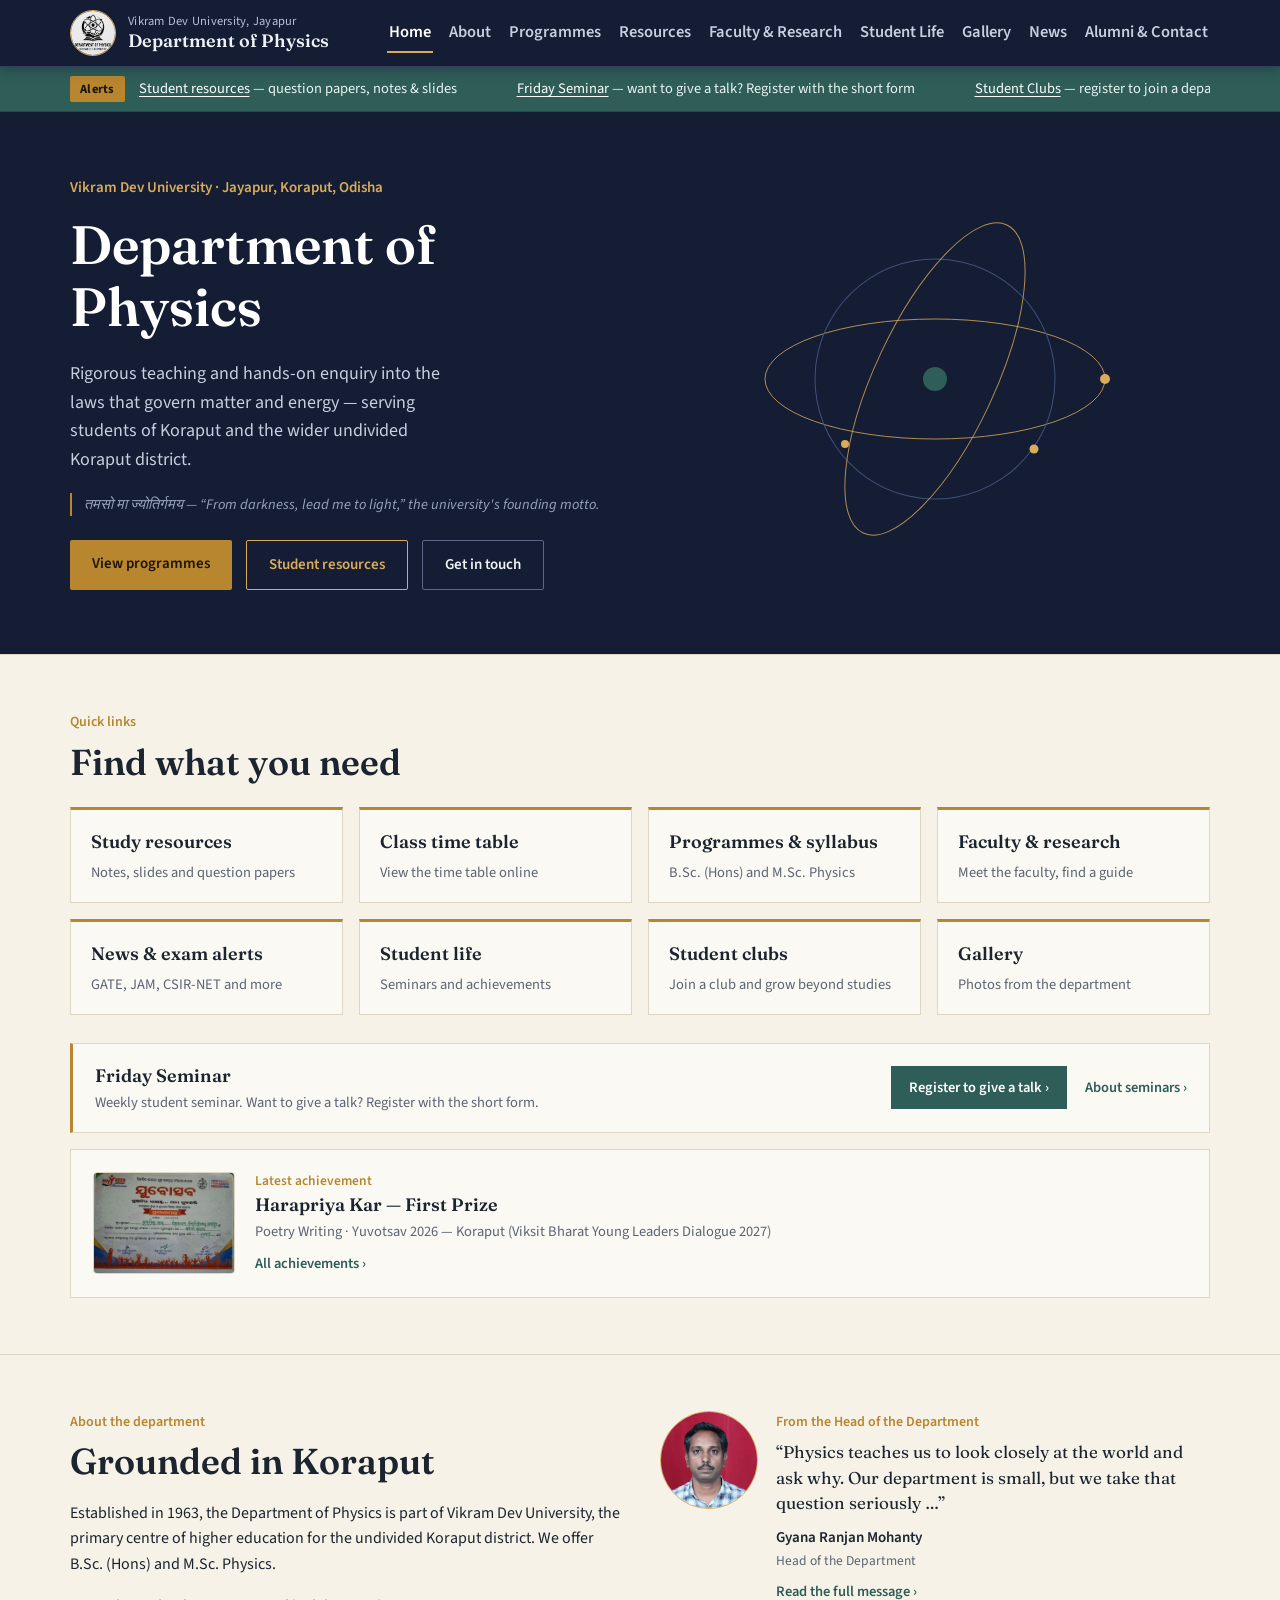
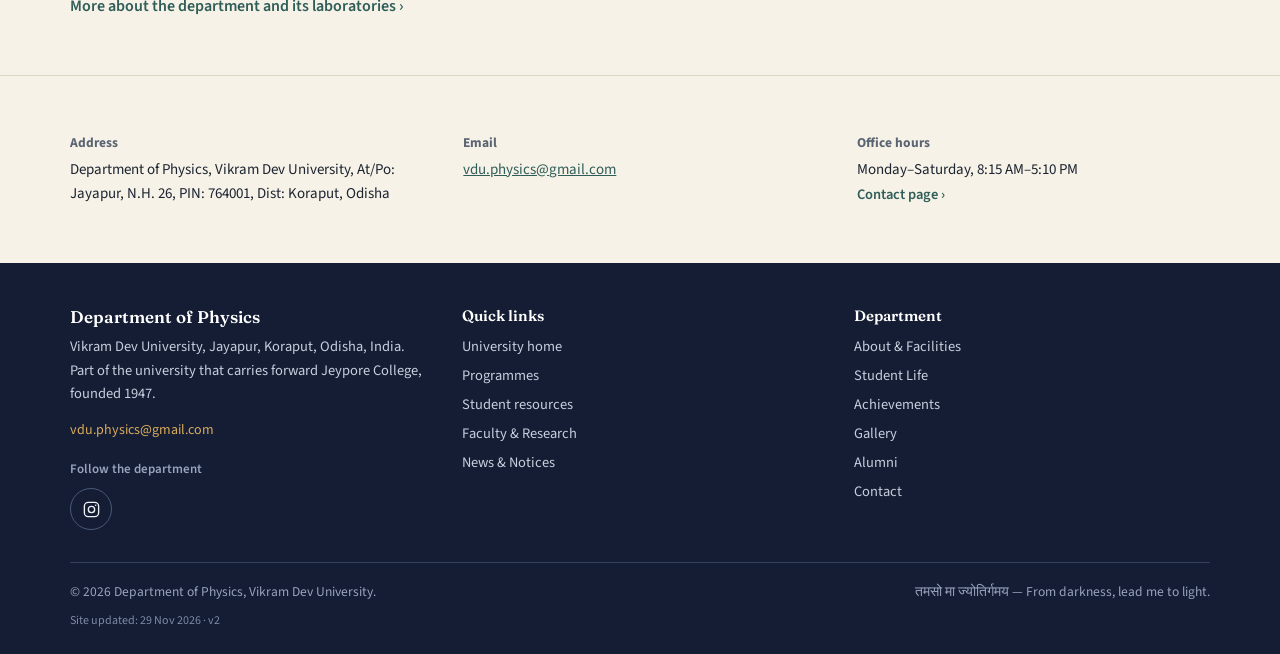
<file: index.html>
<!DOCTYPE html>
<html lang="en">
<head>
<meta charset="utf-8">
<meta name="viewport" content="width=device-width, initial-scale=1">
<title>Department of Physics - Vikram Dev University, Jayapur</title>
<meta name="description" content="Department of Physics, Vikram Dev University, Jayapur, Koraput, Odisha - programmes, faculty, study resources, news and alumni.">
<link rel="preconnect" href="https://fonts.googleapis.com">
<link rel="preconnect" href="https://fonts.gstatic.com" crossorigin>
<link rel="stylesheet" href="https://fonts.googleapis.com/css2?family=Fraunces:wght@400;500;600;700&family=Source+Sans+3:wght@400;500;600;700&display=swap">
<link rel="stylesheet" href="styles.css?v=20261122">
<script>
/* old links such as /#resources keep working: send them to the right page */
(function(){var m={about:'about.html',facilities:'about.html#facilities',programmes:'programmes.html',resources:'resources.html',faculty:'faculty.html',research:'faculty.html#research',activities:'student-life.html#activities',achievements:'student-life.html#achievements',gallery:'gallery.html',notices:'news.html',alumni:'alumni-contact.html#alumni',contact:'alumni-contact.html#contact'};
var h=location.hash.replace('#','');if(m[h])location.replace(m[h]);})();
</script>
</head>
<body>
<div id="site-header"></div>
<script src="data.js?v=20261122"></script>
<script src="layout.js?v=20261122"></script>
<main id="top">
<section style="background:#141d33;padding:64px 0;">
    <div style="max-width:1140px;margin:0 auto;padding:0 24px;display:grid;grid-template-columns:repeat(auto-fit,minmax(280px,1fr));gap:40px;align-items:center;">
      <div>
        <div style="color:#d9ab5c;font-size:15px;margin-bottom:14px;font-weight:600;">Vikram Dev University · Jayapur, Koraput, Odisha</div>
        <h1 style="font-size:clamp(32px,5vw,54px);color:#fff;max-width:14ch;margin-bottom:0.4em;">Department of Physics</h1>
        <p style="color:#c7cede;font-size:18px;max-width:42ch;margin:0 0 18px;">Rigorous teaching and hands-on enquiry into the laws that govern matter and energy — serving students of Koraput and the wider undivided Koraput district.</p>
        <p style="font-style:italic;color:#98a3bd;font-size:14.5px;border-left:2px solid #b8862e;padding-left:12px;margin:0 0 24px;">तमसो मा ज्योतिर्गमय — “From darkness, lead me to light,” the university's founding motto.</p>
        <div class="hero-ctas" style="display:flex;gap:14px;flex-wrap:wrap;">
          <a href="programmes.html" style="display:inline-block;padding:12px 22px;font-weight:600;font-size:15px;text-decoration:none;border-radius:2px;background:#b8862e;color:#1c1404;">View programmes</a>
          <a href="resources.html" style="display:inline-block;padding:12px 22px;font-weight:600;font-size:15px;text-decoration:none;border-radius:2px;border:1.5px solid #d9ab5c;color:#d9ab5c;">Student resources</a>
          <a href="alumni-contact.html#contact" style="display:inline-block;padding:12px 22px;font-weight:600;font-size:15px;text-decoration:none;border-radius:2px;border:1.5px solid #5c6785;color:#eef1f6;">Get in touch</a>
        </div>
      </div>
      <div class="hero-art" style="width:100%;max-width:420px;margin:0 auto;">
        <svg viewBox="0 0 420 340" style="width:100%;height:auto;" aria-hidden="true">
          <g style="animation:spin 22s linear infinite;transform-origin:210px 170px;">
            <ellipse cx="210" cy="170" rx="170" ry="60" fill="none" stroke="#d9ab5c" stroke-width="1" opacity="0.8"></ellipse>
            <circle cx="380" cy="170" r="5" fill="#d9ab5c"></circle>
          </g>
          <g style="animation:spinrev 28s linear infinite;transform-origin:210px 170px;">
            <ellipse cx="210" cy="170" rx="120" ry="120" transform="rotate(35 210 170)" fill="none" stroke="#40507a" stroke-width="1"></ellipse>
            <circle cx="309" cy="240" r="4.5" fill="#d9ab5c"></circle>
          </g>
          <g style="animation:spin 18s linear infinite;transform-origin:210px 170px;">
            <ellipse cx="210" cy="170" rx="170" ry="60" transform="rotate(115 210 170)" fill="none" stroke="#d9ab5c" stroke-width="1" opacity="0.8"></ellipse>
            <circle cx="120" cy="235" r="4" fill="#d9ab5c"></circle>
          </g>
          <circle cx="210" cy="170" r="12" fill="#2f5d58"></circle>
        </svg>
      </div>
    </div>
  </section>

  <!-- QUICK LINKS -->
  <section style="padding:56px 0;border-top:1px solid #ddd6c4;">
    <div style="max-width:1140px;margin:0 auto;padding:0 24px;">
      <div style="max-width:56ch;margin-bottom:24px;">
        <div style="color:#b8862e;font-weight:600;font-size:14px;margin-bottom:8px;">Quick links</div>
        <h2 style="font-size:clamp(26px,3.4vw,36px);margin-bottom:0;">Find what you need</h2>
      </div>
      <div style="display:grid;grid-template-columns:repeat(auto-fit,minmax(230px,1fr));gap:16px;margin-bottom:28px;"><a href="resources.html" style="display:block;border:1px solid #ddd6c4;border-top:3px solid #b8862e;background:#fbf9f3;padding:18px 20px;text-decoration:none;color:#1c2430;"><div style="font-family:Fraunces,Georgia,serif;font-weight:600;font-size:18px;margin-bottom:4px;">Study resources</div><div style="color:#5b6472;font-size:14.5px;">Notes, slides and question papers</div></a><a href="resources.html" style="display:block;border:1px solid #ddd6c4;border-top:3px solid #b8862e;background:#fbf9f3;padding:18px 20px;text-decoration:none;color:#1c2430;"><div style="font-family:Fraunces,Georgia,serif;font-weight:600;font-size:18px;margin-bottom:4px;">Class time table</div><div style="color:#5b6472;font-size:14.5px;">View the time table online</div></a><a href="programmes.html" style="display:block;border:1px solid #ddd6c4;border-top:3px solid #b8862e;background:#fbf9f3;padding:18px 20px;text-decoration:none;color:#1c2430;"><div style="font-family:Fraunces,Georgia,serif;font-weight:600;font-size:18px;margin-bottom:4px;">Programmes &amp; syllabus</div><div style="color:#5b6472;font-size:14.5px;">B.Sc. (Hons) and M.Sc. Physics</div></a><a href="faculty.html" style="display:block;border:1px solid #ddd6c4;border-top:3px solid #b8862e;background:#fbf9f3;padding:18px 20px;text-decoration:none;color:#1c2430;"><div style="font-family:Fraunces,Georgia,serif;font-weight:600;font-size:18px;margin-bottom:4px;">Faculty &amp; research</div><div style="color:#5b6472;font-size:14.5px;">Meet the faculty, find a guide</div></a><a href="news.html" style="display:block;border:1px solid #ddd6c4;border-top:3px solid #b8862e;background:#fbf9f3;padding:18px 20px;text-decoration:none;color:#1c2430;"><div style="font-family:Fraunces,Georgia,serif;font-weight:600;font-size:18px;margin-bottom:4px;">News &amp; exam alerts</div><div style="color:#5b6472;font-size:14.5px;">GATE, JAM, CSIR-NET and more</div></a><a href="student-life.html" style="display:block;border:1px solid #ddd6c4;border-top:3px solid #b8862e;background:#fbf9f3;padding:18px 20px;text-decoration:none;color:#1c2430;"><div style="font-family:Fraunces,Georgia,serif;font-weight:600;font-size:18px;margin-bottom:4px;">Student life</div><div style="color:#5b6472;font-size:14.5px;">Seminars and achievements</div></a>
<a href="student-life.html#clubs" style="display:block;border:1px solid #ddd6c4;border-top:3px solid #b8862e;background:#fbf9f3;padding:18px 20px;text-decoration:none;color:#1c2430;"><div style="font-family:Fraunces,Georgia,serif;font-weight:600;font-size:18px;margin-bottom:4px;">Student clubs</div><div style="color:#5b6472;font-size:14.5px;">Join a club and grow beyond studies</div></a>
<a href="gallery.html" style="display:block;border:1px solid #ddd6c4;border-top:3px solid #b8862e;background:#fbf9f3;padding:18px 20px;text-decoration:none;color:#1c2430;"><div style="font-family:Fraunces,Georgia,serif;font-weight:600;font-size:18px;margin-bottom:4px;">Gallery</div><div style="color:#5b6472;font-size:14.5px;">Photos from the department</div></a></div>
      <div style="display:grid;gap:16px;">
        <div id="homeSeminar"></div>
        <div id="homeHighlight"></div>
      </div>
    </div>
  </section>

  <!-- ABOUT + HEAD OF DEPARTMENT (short) -->
  <section style="padding:56px 0;border-top:1px solid #ddd6c4;">
    <div style="max-width:1140px;margin:0 auto;padding:0 24px;">
      <div style="display:grid;grid-template-columns:repeat(auto-fit,minmax(280px,1fr));gap:40px;align-items:start;">
        <div>
          <div style="color:#b8862e;font-weight:600;font-size:14px;margin-bottom:8px;">About the department</div>
          <h2 style="font-size:clamp(26px,3.4vw,36px);">Grounded in Koraput</h2>
          <p>Established in 1963, the Department of Physics is part of Vikram Dev University, the primary centre of higher education for the undivided Koraput district. We offer B.Sc. (Hons) and M.Sc. Physics.</p>
          <p style="margin-bottom:0;"><a href="about.html" style="color:#2f5d58;font-weight:600;text-decoration:none;">More about the department and its laboratories &#8250;</a></p>
        </div>
        <div style="display:flex;gap:18px;align-items:flex-start;">
          <img src="assets/hod.jpg" alt="Gyana Ranjan Mohanty" style="width:96px;height:96px;border-radius:50%;object-fit:cover;object-position:top;border:1.5px solid #d9ab5c;flex-shrink:0;">
          <div>
            <div style="color:#b8862e;font-weight:600;font-size:14px;margin-bottom:6px;">From the Head of the Department</div>
            <blockquote style="margin:0 0 10px;font-family:Fraunces,Georgia,serif;font-size:17px;line-height:1.5;">&ldquo;Physics teaches us to look closely at the world and ask why. Our department is small, but we take that question seriously &hellip;&rdquo;</blockquote>
            <div style="font-weight:600;font-size:15px;">Gyana Ranjan Mohanty</div>
            <div style="color:#5b6472;font-size:13.5px;margin-bottom:8px;">Head of the Department</div>
            <a href="about.html" style="color:#2f5d58;font-weight:600;font-size:14.5px;text-decoration:none;">Read the full message &#8250;</a>
          </div>
        </div>
      </div>
    </div>
  </section>

  <!-- CONTACT STRIP -->
  <section style="padding:56px 0;border-top:1px solid #ddd6c4;">
    <div style="max-width:1140px;margin:0 auto;padding:0 24px;">
      <div style="display:grid;grid-template-columns:repeat(auto-fit,minmax(240px,1fr));gap:24px 40px;align-items:start;">
        <div><div style="font-weight:700;font-size:13.5px;color:#5b6472;margin-bottom:4px;">Address</div><div style="font-size:15px;">Department of Physics, Vikram Dev University, At/Po: Jayapur, N.H. 26, PIN: 764001, Dist: Koraput, Odisha</div></div>
        <div><div style="font-weight:700;font-size:13.5px;color:#5b6472;margin-bottom:4px;">Email</div><div style="font-size:15px;"><a href="mailto:vdu.physics@gmail.com">vdu.physics@gmail.com</a></div></div>
        <div><div style="font-weight:700;font-size:13.5px;color:#5b6472;margin-bottom:4px;">Office hours</div><div style="font-size:15px;">Monday&ndash;Saturday, 8:15 AM&ndash;5:10 PM</div><a href="alumni-contact.html#contact" style="color:#2f5d58;font-weight:600;font-size:14.5px;text-decoration:none;">Contact page &#8250;</a></div>
      </div>
    </div>
  </section>

</main>
<div id="site-footer"></div>
<script src="facultyData.js?v=20261122"></script>
<script src="resources.js?v=20261122"></script>
<script src="script.js?v=20261122"></script>
</body>
</html>
</file>
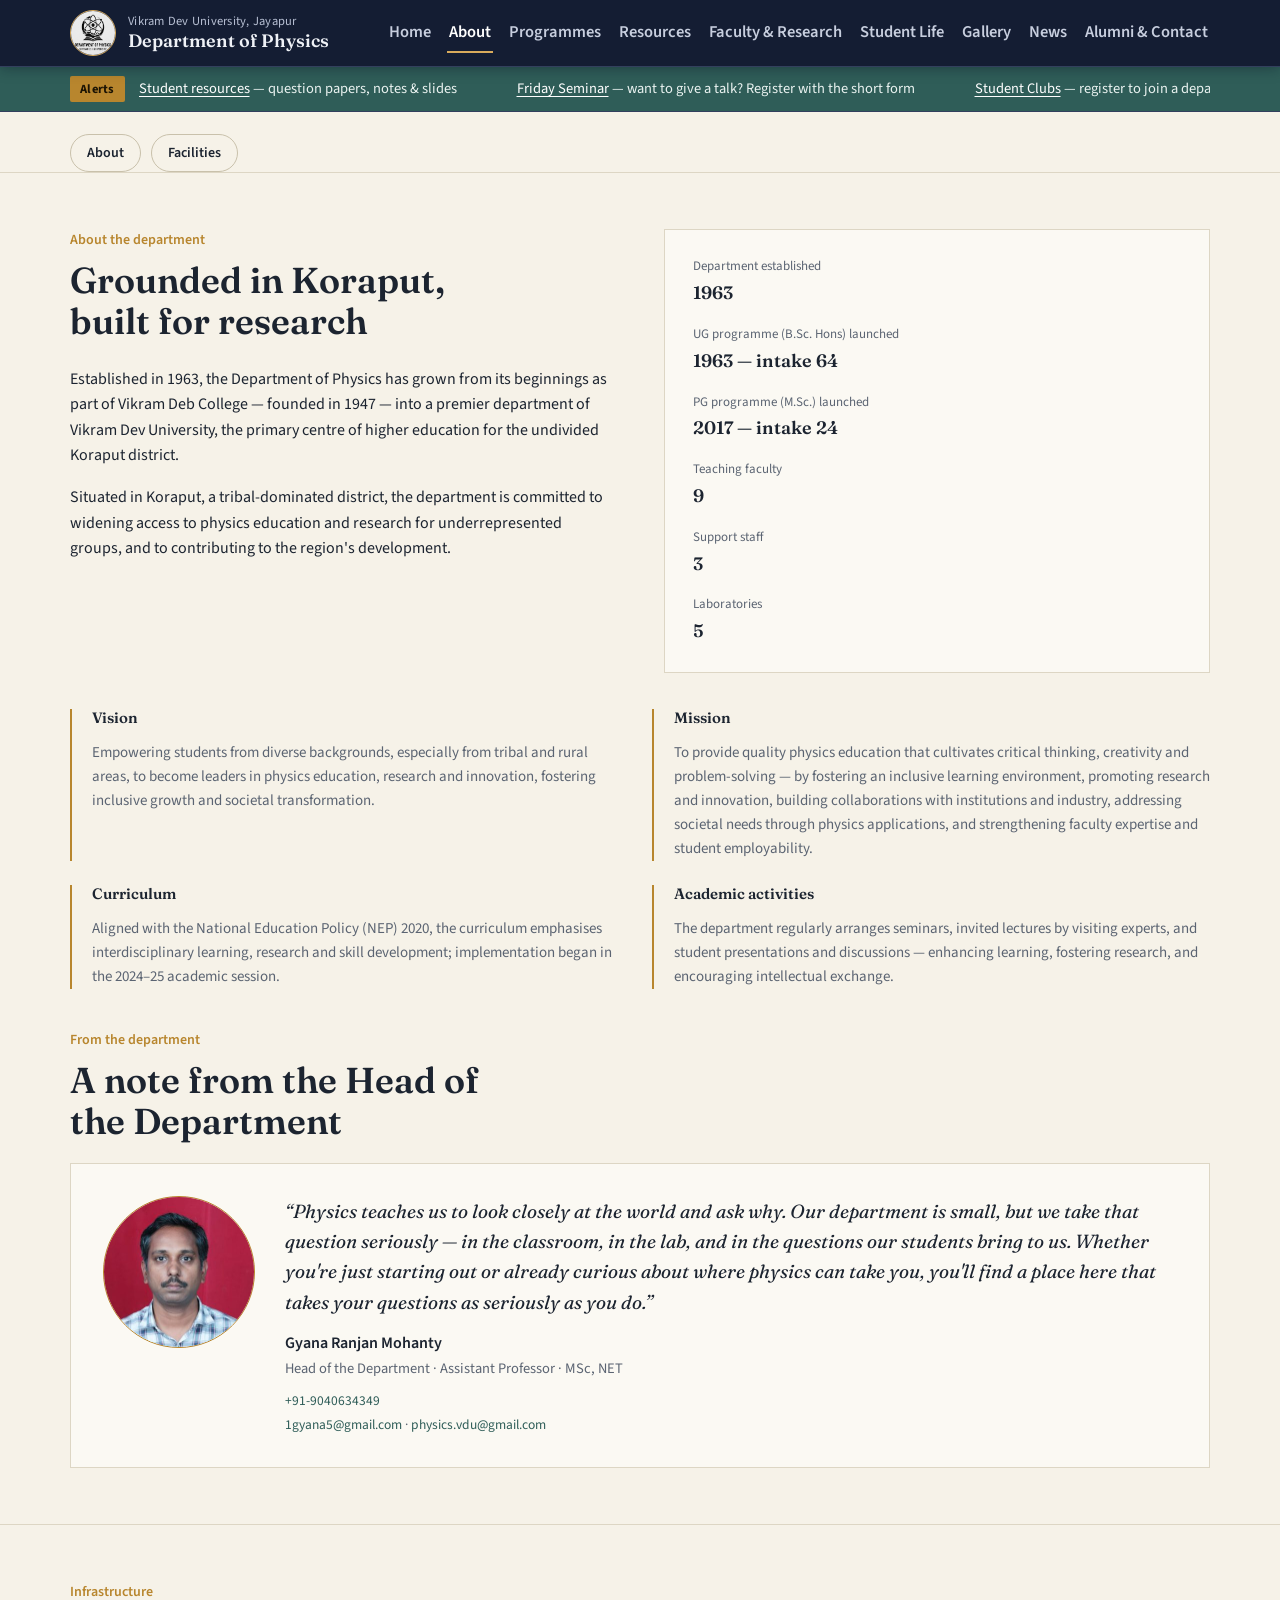
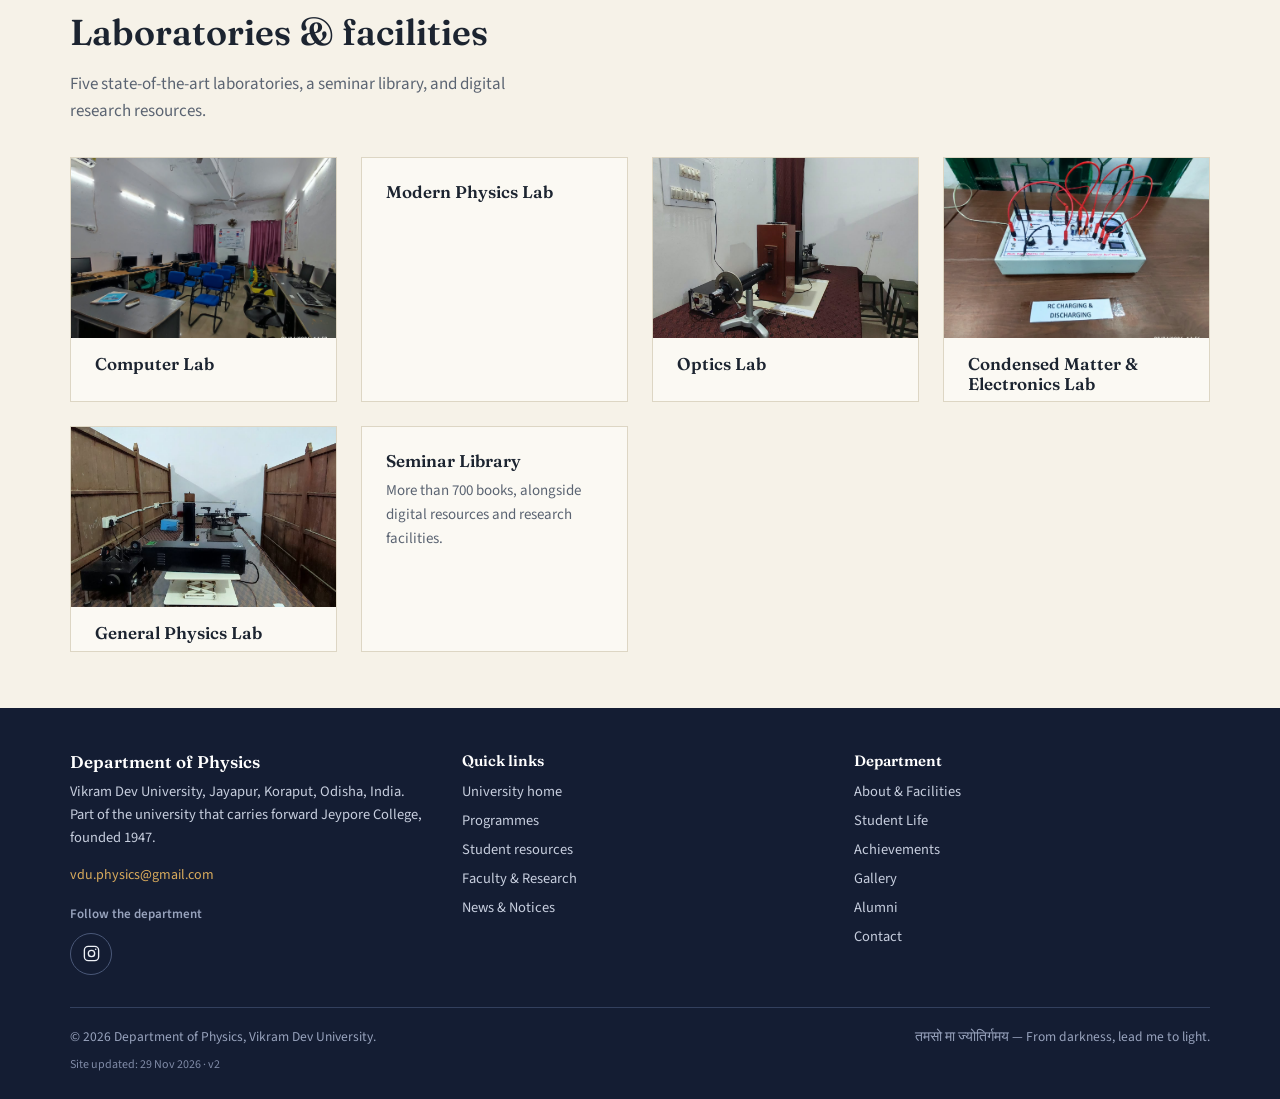
<file: about.html>
<!DOCTYPE html>
<html lang="en">
<head>
<meta charset="utf-8">
<meta name="viewport" content="width=device-width, initial-scale=1">
<title>About - Department of Physics - Vikram Dev University, Jayapur</title>
<meta name="description" content="About the Department of Physics, Vikram Dev University, Jayapur - history, Head of Department and laboratories.">
<link rel="preconnect" href="https://fonts.googleapis.com">
<link rel="preconnect" href="https://fonts.gstatic.com" crossorigin>
<link rel="stylesheet" href="https://fonts.googleapis.com/css2?family=Fraunces:wght@400;500;600;700&family=Source+Sans+3:wght@400;500;600;700&display=swap">
<link rel="stylesheet" href="styles.css?v=20261122">
</head>
<body>
<div id="site-header"></div>
<script src="data.js?v=20261122"></script>
<script src="layout.js?v=20261122"></script>
<main id="top">
<div style="max-width:1140px;margin:0 auto;padding:22px 24px 0;display:flex;flex-wrap:wrap;gap:10px;"><a href="#about" style="display:inline-block;padding:7px 16px;border:1.5px solid #c9c1ab;border-radius:999px;color:#1c2430;text-decoration:none;font-weight:600;font-size:14px;">About</a><a href="#facilities" style="display:inline-block;padding:7px 16px;border:1.5px solid #c9c1ab;border-radius:999px;color:#1c2430;text-decoration:none;font-weight:600;font-size:14px;">Facilities</a></div>
<section id="about" style="padding:56px 0;border-top:1px solid #ddd6c4;">
    <div style="max-width:1140px;margin:0 auto;padding:0 24px;">
      <div style="display:grid;grid-template-columns:repeat(auto-fit,minmax(280px,1fr));gap:48px;align-items:start;">
        <div>
          <div style="max-width:56ch;margin-bottom:24px;">
            <div style="color:#b8862e;font-weight:600;font-size:14px;margin-bottom:8px;">About the department</div>
            <h2 style="font-size:clamp(26px,3.4vw,36px);">Grounded in Koraput, built for research</h2>
          </div>
          <p>Established in 1963, the Department of Physics has grown from its beginnings as part of Vikram Deb College — founded in 1947 — into a premier department of Vikram Dev University, the primary centre of higher education for the undivided Koraput district.</p>
          <p>Situated in Koraput, a tribal-dominated district, the department is committed to widening access to physics education and research for underrepresented groups, and to contributing to the region's development.</p>
        </div>
        <dl style="background:#fbf9f3;border:1px solid #ddd6c4;padding:26px 28px;margin:0;">
          <dt style="font-size:13px;color:#5b6472;margin-top:0;">Department established</dt>
          <dd style="margin:2px 0 0;font-family:Fraunces,Georgia,serif;font-size:18px;font-weight:600;">1963</dd>
          <dt style="font-size:13px;color:#5b6472;margin-top:16px;">UG programme (B.Sc. Hons) launched</dt>
          <dd style="margin:2px 0 0;font-family:Fraunces,Georgia,serif;font-size:18px;font-weight:600;">1963 — intake 64</dd>
          <dt style="font-size:13px;color:#5b6472;margin-top:16px;">PG programme (M.Sc.) launched</dt>
          <dd style="margin:2px 0 0;font-family:Fraunces,Georgia,serif;font-size:18px;font-weight:600;">2017 — intake 24</dd>
          <dt style="font-size:13px;color:#5b6472;margin-top:16px;">Teaching faculty</dt>
          <dd style="margin:2px 0 0;font-family:Fraunces,Georgia,serif;font-size:18px;font-weight:600;">9</dd>
          <dt style="font-size:13px;color:#5b6472;margin-top:16px;">Support staff</dt>
          <dd style="margin:2px 0 0;font-family:Fraunces,Georgia,serif;font-size:18px;font-weight:600;">3</dd>
          <dt style="font-size:13px;color:#5b6472;margin-top:16px;">Laboratories</dt>
          <dd style="margin:2px 0 0;font-family:Fraunces,Georgia,serif;font-size:18px;font-weight:600;">5</dd>
        </dl>
      </div>

      <div style="display:grid;grid-template-columns:repeat(auto-fit,minmax(260px,1fr));gap:24px;margin-top:36px;">
        <div style="border-left:2px solid #b8862e;padding-left:20px;">
          <h3 style="font-size:15px;margin-bottom:8px;">Vision</h3>
          <p style="color:#5b6472;font-size:15px;margin-bottom:0;">Empowering students from diverse backgrounds, especially from tribal and rural areas, to become leaders in physics education, research and innovation, fostering inclusive growth and societal transformation.</p>
        </div>
        <div style="border-left:2px solid #b8862e;padding-left:20px;">
          <h3 style="font-size:15px;margin-bottom:8px;">Mission</h3>
          <p style="color:#5b6472;font-size:15px;margin-bottom:0;">To provide quality physics education that cultivates critical thinking, creativity and problem-solving — by fostering an inclusive learning environment, promoting research and innovation, building collaborations with institutions and industry, addressing societal needs through physics applications, and strengthening faculty expertise and student employability.</p>
        </div>
      </div>

      <div style="display:grid;grid-template-columns:repeat(auto-fit,minmax(260px,1fr));gap:24px;margin-top:24px;">
        <div style="border-left:2px solid #b8862e;padding-left:20px;">
          <h3 style="font-size:15px;margin-bottom:8px;">Curriculum</h3>
          <p style="color:#5b6472;font-size:15px;margin-bottom:0;">Aligned with the National Education Policy (NEP) 2020, the curriculum emphasises interdisciplinary learning, research and skill development; implementation began in the 2024–25 academic session.</p>
        </div>
        <div style="border-left:2px solid #b8862e;padding-left:20px;">
          <h3 style="font-size:15px;margin-bottom:8px;">Academic activities</h3>
          <p style="color:#5b6472;font-size:15px;margin-bottom:0;">The department regularly arranges seminars, invited lectures by visiting experts, and student presentations and discussions — enhancing learning, fostering research, and encouraging intellectual exchange.</p>
        </div>
      </div>

      <div style="max-width:56ch;margin-top:40px;margin-bottom:20px;">
        <div style="color:#b8862e;font-weight:600;font-size:14px;margin-bottom:8px;">From the department</div>
        <h2 style="font-size:clamp(26px,3.4vw,36px);">A note from the Head of the Department</h2>
      </div>
      <div class="hod-card" style="display:grid;grid-template-columns:150px minmax(0,1fr);gap:32px;align-items:start;background:#fbf9f3;border:1px solid #ddd6c4;padding:32px;">
        <div style="width:150px;height:150px;border-radius:50%;border:1.5px solid #b8862e;overflow:hidden;flex-shrink:0;">
          <img src="assets/hod.jpg" alt="Gyana Ranjan Mohanty" style="width:100%;height:100%;object-fit:cover;object-position:top;">
        </div>
        <div>
          <blockquote style="margin:0 0 14px;font-family:Fraunces,Georgia,serif;font-size:19px;font-style:italic;color:#1c2430;">“Physics teaches us to look closely at the world and ask why. Our department is small, but we take that question seriously — in the classroom, in the lab, and in the questions our students bring to us. Whether you're just starting out or already curious about where physics can take you, you'll find a place here that takes your questions as seriously as you do.”</blockquote>
          <div style="font-weight:600;">Gyana Ranjan Mohanty</div>
          <div style="color:#5b6472;font-size:14.5px;">Head of the Department · Assistant Professor · MSc, NET</div>
          <p style="font-size:13.5px;color:#5b6472;margin:10px 0 2px;"><a href="tel:+919040634349" style="color:#2f5d58;text-decoration:none;">+91-9040634349</a></p>
          <p style="font-size:13.5px;color:#5b6472;margin:0;"><a href="mailto:1gyana5@gmail.com" style="color:#2f5d58;text-decoration:none;">1gyana5@gmail.com</a> · <a href="mailto:physics.vdu@gmail.com" style="color:#2f5d58;text-decoration:none;">physics.vdu@gmail.com</a></p>
        </div>
      </div>
    </div>
  </section>
<section id="facilities" style="padding:56px 0;border-top:1px solid #ddd6c4;">
    <div style="max-width:1140px;margin:0 auto;padding:0 24px;">
      <div style="max-width:56ch;margin-bottom:32px;">
        <div style="color:#b8862e;font-weight:600;font-size:14px;margin-bottom:8px;">Infrastructure</div>
        <h2 style="font-size:clamp(26px,3.4vw,36px);">Laboratories &amp; facilities</h2>
        <p style="color:#5b6472;font-size:17px;">Five state-of-the-art laboratories, a seminar library, and digital research resources.</p>
      </div>
      <div style="display:grid;grid-template-columns:repeat(auto-fit,minmax(240px,1fr));gap:24px;">
        <div style="background:#fbf9f3;border:1px solid #ddd6c4;">
          <img src="assets/computer-lab.jpg" alt="Computer Lab" style="width:100%;height:180px;object-fit:cover;display:block;">
          <h3 style="font-size:17px;margin:16px 24px 8px;">Computer Lab</h3>
        </div>
        <div style="background:#fbf9f3;border:1px solid #ddd6c4;padding:24px;">
          <h3 style="font-size:17px;margin-bottom:8px;">Modern Physics Lab</h3>
        </div>
        <div style="background:#fbf9f3;border:1px solid #ddd6c4;">
          <img src="assets/optics-lab.jpg" alt="Optics Lab" style="width:100%;height:180px;object-fit:cover;display:block;">
          <h3 style="font-size:17px;margin:16px 24px 8px;">Optics Lab</h3>
        </div>
        <div style="background:#fbf9f3;border:1px solid #ddd6c4;">
          <img src="assets/condensed-matter-electronics-lab.jpg" alt="Condensed Matter &amp; Electronics Lab" style="width:100%;height:180px;object-fit:cover;display:block;">
          <h3 style="font-size:17px;margin:16px 24px 8px;">Condensed Matter &amp; Electronics Lab</h3>
        </div>
        <div style="background:#fbf9f3;border:1px solid #ddd6c4;">
          <img src="assets/general-physics-lab.jpg" alt="General Physics Lab" style="width:100%;height:180px;object-fit:cover;display:block;">
          <h3 style="font-size:17px;margin:16px 24px 8px;">General Physics Lab</h3>
        </div>
        <div style="background:#fbf9f3;border:1px solid #ddd6c4;padding:24px;padding-bottom:24px;">
          <h3 style="font-size:17px;margin-bottom:8px;">Seminar Library</h3>
          <p style="color:#5b6472;font-size:15px;margin:0;">More than 700 books, alongside digital resources and research facilities.</p>
        </div>
      </div>
    </div>
  </section>
</main>
<div id="site-footer"></div>
<script src="facultyData.js?v=20261122"></script>
<script src="resources.js?v=20261122"></script>
<script src="script.js?v=20261122"></script>
</body>
</html>
</file>
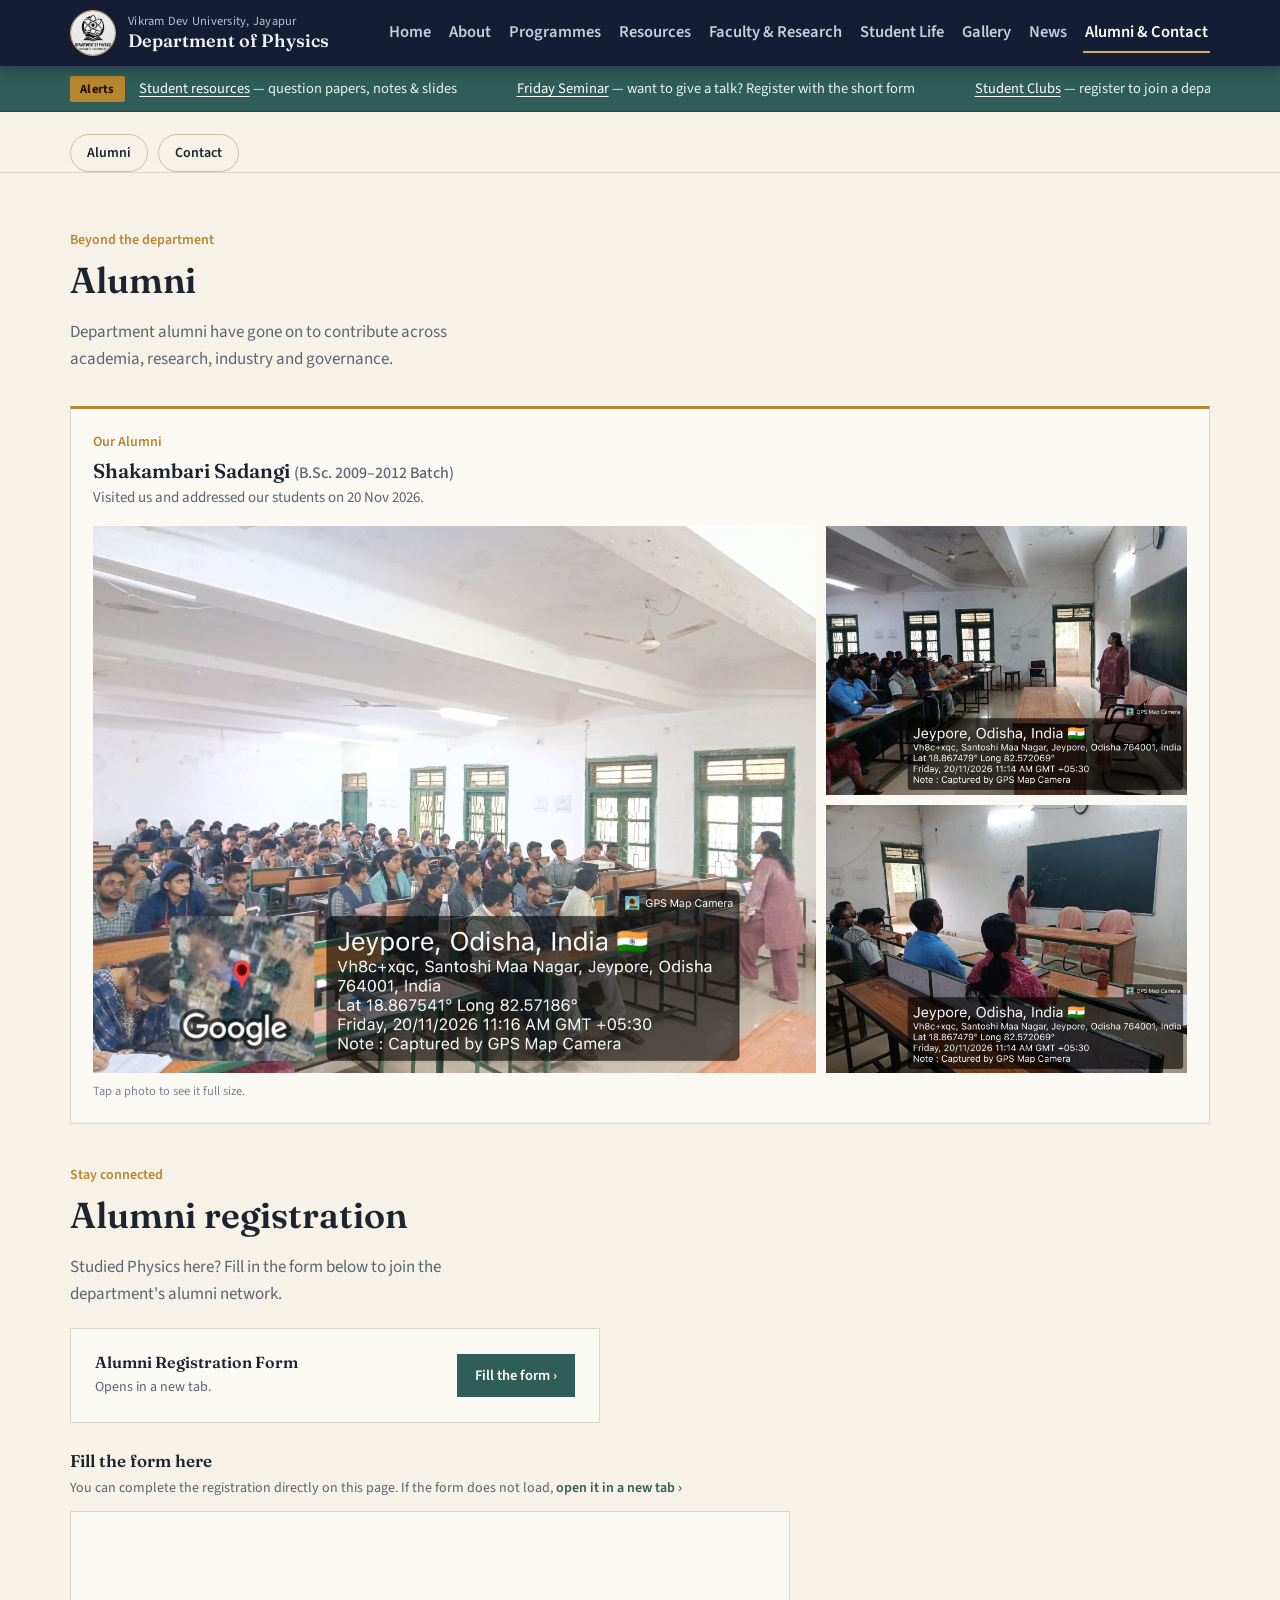
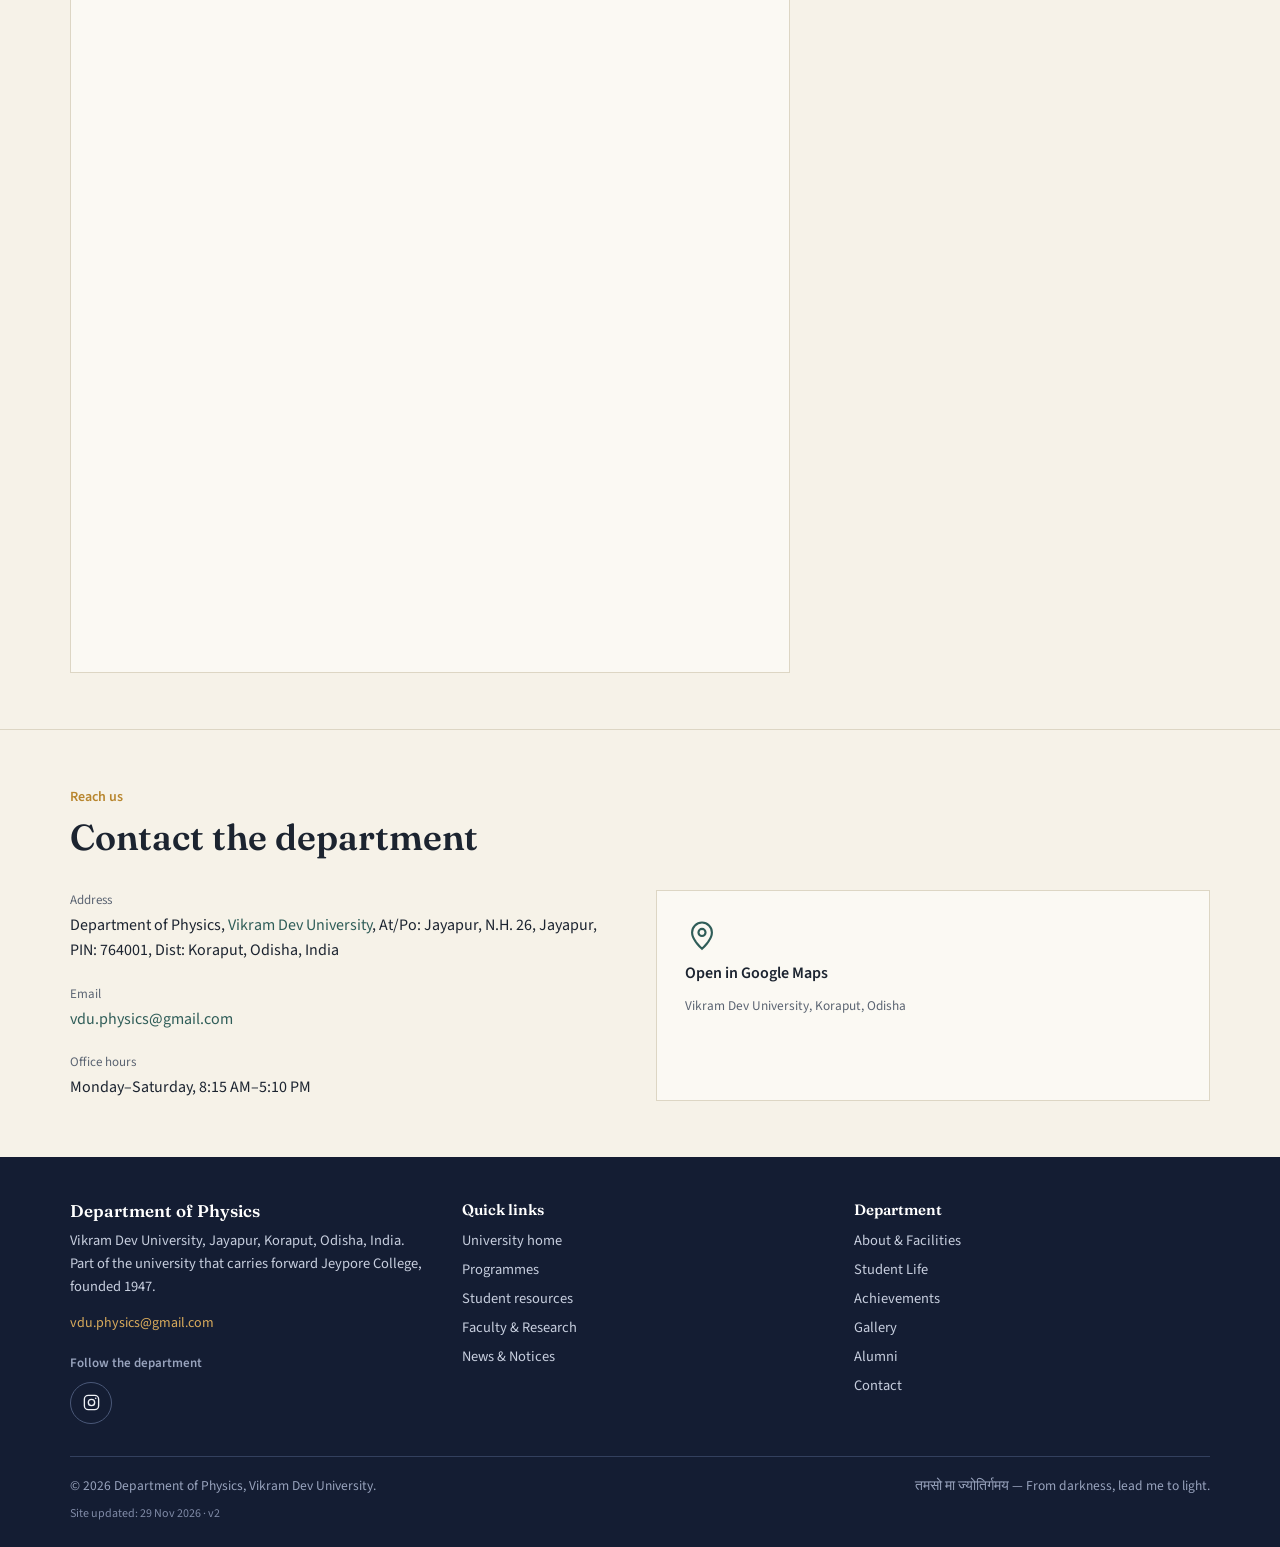
<file: alumni-contact.html>
<!DOCTYPE html>
<html lang="en">
<head>
<meta charset="utf-8">
<meta name="viewport" content="width=device-width, initial-scale=1">
<title>Alumni & Contact - Department of Physics - Vikram Dev University, Jayapur</title>
<meta name="description" content="Alumni registration and contact details of the Department of Physics, Vikram Dev University, Jayapur.">
<link rel="preconnect" href="https://fonts.googleapis.com">
<link rel="preconnect" href="https://fonts.gstatic.com" crossorigin>
<link rel="stylesheet" href="https://fonts.googleapis.com/css2?family=Fraunces:wght@400;500;600;700&family=Source+Sans+3:wght@400;500;600;700&display=swap">
<link rel="stylesheet" href="styles.css?v=20261122">
</head>
<body>
<div id="site-header"></div>
<script src="data.js?v=20261122"></script>
<script src="layout.js?v=20261122"></script>
<main id="top">
<div style="max-width:1140px;margin:0 auto;padding:22px 24px 0;display:flex;flex-wrap:wrap;gap:10px;"><a href="#alumni" style="display:inline-block;padding:7px 16px;border:1.5px solid #c9c1ab;border-radius:999px;color:#1c2430;text-decoration:none;font-weight:600;font-size:14px;">Alumni</a><a href="#contact" style="display:inline-block;padding:7px 16px;border:1.5px solid #c9c1ab;border-radius:999px;color:#1c2430;text-decoration:none;font-weight:600;font-size:14px;">Contact</a></div>
<section id="alumni" style="padding:56px 0;border-top:1px solid #ddd6c4;">
    <div style="max-width:1140px;margin:0 auto;padding:0 24px;">
      <div style="max-width:56ch;margin-bottom:32px;">
        <div style="color:#b8862e;font-weight:600;font-size:14px;margin-bottom:8px;">Beyond the department</div>
        <h2 style="font-size:clamp(26px,3.4vw,36px);">Alumni</h2>
        <p style="color:#5b6472;font-size:17px;max-width:none;">Department alumni have gone on to contribute across academia, research, industry and governance.</p>
      </div>
      <div id="alumniVisits"><p style="color:#5b6472;font-size:15px;">Alumni profiles will be added here as the network grows.</p></div>
      <div style="max-width:56ch;margin-top:40px;margin-bottom:20px;">
        <div style="color:#b8862e;font-weight:600;font-size:14px;margin-bottom:8px;">Stay connected</div>
        <h2 style="font-size:clamp(26px,3.4vw,36px);">Alumni registration</h2>
        <p style="color:#5b6472;font-size:17px;">Studied Physics here? Fill in the form below to join the department's alumni network.</p>
      </div>
      <div style="border:1px solid #ddd6c4;background:#fbf9f3;max-width:480px;padding:24px;display:flex;align-items:center;justify-content:space-between;gap:16px;flex-wrap:wrap;">
        <div>
          <h3 style="font-size:16px;margin:0 0 4px;">Alumni Registration Form</h3>
          <p style="color:#5b6472;font-size:14px;margin:0;">Opens in a new tab.</p>
        </div>
        <a href="https://forms.gle/WNCkkaWBp9u3RabVA" target="_blank" rel="noopener" style="background:#2f5d58;color:#fff;font-weight:600;font-size:14.5px;text-decoration:none;padding:10px 18px;white-space:nowrap;">Fill the form ›</a>
      </div>

      <div style="max-width:720px;margin-top:28px;">
        <h3 style="font-size:17px;margin-bottom:6px;">Fill the form here</h3>
        <p style="color:#5b6472;font-size:14px;margin:0 0 12px;">You can complete the registration directly on this page. If the form does not load, <a href="https://forms.gle/WNCkkaWBp9u3RabVA" target="_blank" rel="noopener" style="color:#2f5d58;font-weight:600;text-decoration:none;">open it in a new tab ›</a></p>
        <div style="border:1px solid #ddd6c4;background:#fbf9f3;">
          <iframe class="alumni-frame" src="https://forms.gle/WNCkkaWBp9u3RabVA" title="Alumni Registration Form" loading="lazy" style="width:100%;height:760px;border:0;display:block;background:#fbf9f3;">Loading…</iframe>
        </div>
      </div>
    </div>
  </section>
<section id="contact" style="padding:56px 0;border-top:1px solid #ddd6c4;">
    <div style="max-width:1140px;margin:0 auto;padding:0 24px;">
      <div style="max-width:56ch;margin-bottom:32px;">
        <div style="color:#b8862e;font-weight:600;font-size:14px;margin-bottom:8px;">Reach us</div>
        <h2 style="font-size:clamp(26px,3.4vw,36px);">Contact the department</h2>
      </div>
      <div style="display:grid;grid-template-columns:repeat(auto-fit,minmax(280px,1fr));gap:32px;">
        <dl style="margin:0;">
          <dt style="font-size:13px;color:#5b6472;margin-top:0;">Address</dt>
          <dd style="margin:2px 0 20px;font-size:16px;">Department of Physics, <a href="https://vikramdevuniversity.ac.in/" target="_blank" rel="noopener" style="color:#2f5d58;text-decoration:none;">Vikram Dev University</a>, At/Po: Jayapur, N.H. 26, Jayapur, PIN: 764001, Dist: Koraput, Odisha, India</dd>
          <dt style="font-size:13px;color:#5b6472;">Email</dt>
          <dd style="margin:2px 0 20px;font-size:16px;"><a href="mailto:vdu.physics@gmail.com" style="color:#2f5d58;text-decoration:none;">vdu.physics@gmail.com</a></dd>
          <dt style="font-size:13px;color:#5b6472;">Office hours</dt>
          <dd style="margin:2px 0 0;font-size:16px;">Monday–Saturday, 8:15 AM–5:10 PM</dd>
        </dl>
        <a href="https://maps.app.goo.gl/32XcGagBefQC3tJA8" target="_blank" rel="noopener" style="display:flex;flex-direction:column;align-items:flex-start;gap:8px;border:1px solid #ddd6c4;background:#fbf9f3;padding:28px;text-decoration:none;color:#1c2430;">
          <svg viewBox="0 0 24 24" width="34" height="34" fill="none" stroke="#2f5d58" stroke-width="1.5" aria-hidden="true"><path d="M12 21s-7-6.1-7-11.5A7 7 0 0 1 19 9.5C19 14.9 12 21 12 21z"></path><circle cx="12" cy="9.5" r="2.5"></circle></svg>
          <span style="font-weight:600;font-size:16px;">Open in Google Maps</span>
          <small style="color:#5b6472;">Vikram Dev University, Koraput, Odisha</small>
        </a>
      </div>
    </div>
  </section>
</main>
<div id="site-footer"></div>
<script src="facultyData.js?v=20261122"></script>
<script src="resources.js?v=20261122"></script>
<script src="script.js?v=20261122"></script>
</body>
</html>
</file>
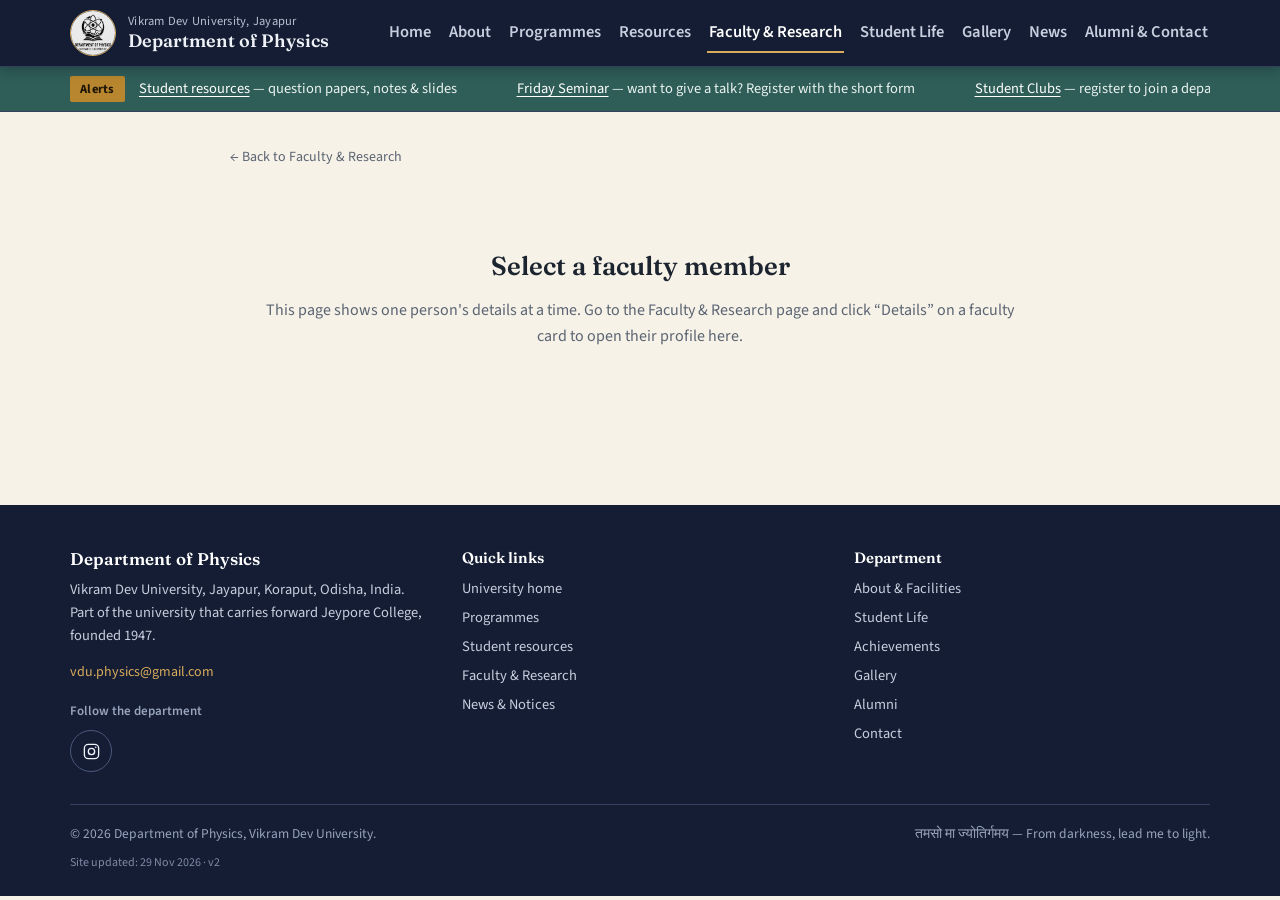
<file: faculty-details.html>
<!DOCTYPE html>
<html lang="en">
<head>
<meta charset="utf-8">
<meta name="viewport" content="width=device-width, initial-scale=1">
<title>Faculty details - Department of Physics, VDU</title>
<link rel="preconnect" href="https://fonts.googleapis.com">
<link rel="preconnect" href="https://fonts.gstatic.com" crossorigin>
<link rel="stylesheet" href="https://fonts.googleapis.com/css2?family=Fraunces:wght@400;500;600;700&family=Source+Sans+3:wght@400;500;600;700&display=swap">
<link rel="stylesheet" href="styles.css?v=20261122">
</head>
<body>
<div id="site-header"></div>
<script src="data.js?v=20261122"></script>
<script src="layout.js?v=20261122"></script>
<div style="max-width:820px;margin:0 auto;padding:32px 20px 80px;">
  <a href="faculty.html" style="display:inline-block;font-size:14px;color:#5b6472;text-decoration:none;margin-bottom:24px;">← Back to Faculty &amp; Research</a>
  <div id="notFound" hidden style="padding:60px 20px;text-align:center;">
    <h1 style="font-size:26px;margin-bottom:10px;">Select a faculty member</h1>
    <p style="color:#5b6472;">This page shows one person's details at a time. Go to the Faculty &amp; Research page and click “Details” on a faculty card to open their profile here.</p>
  </div>
  <div id="person"></div>
</div>
<div id="site-footer"></div>
<script src="facultyData.js?v=20261122"></script>
<script src="resources.js?v=20261122"></script>
<script src="details.js?v=20261122"></script>
</body>
</html>
</file>
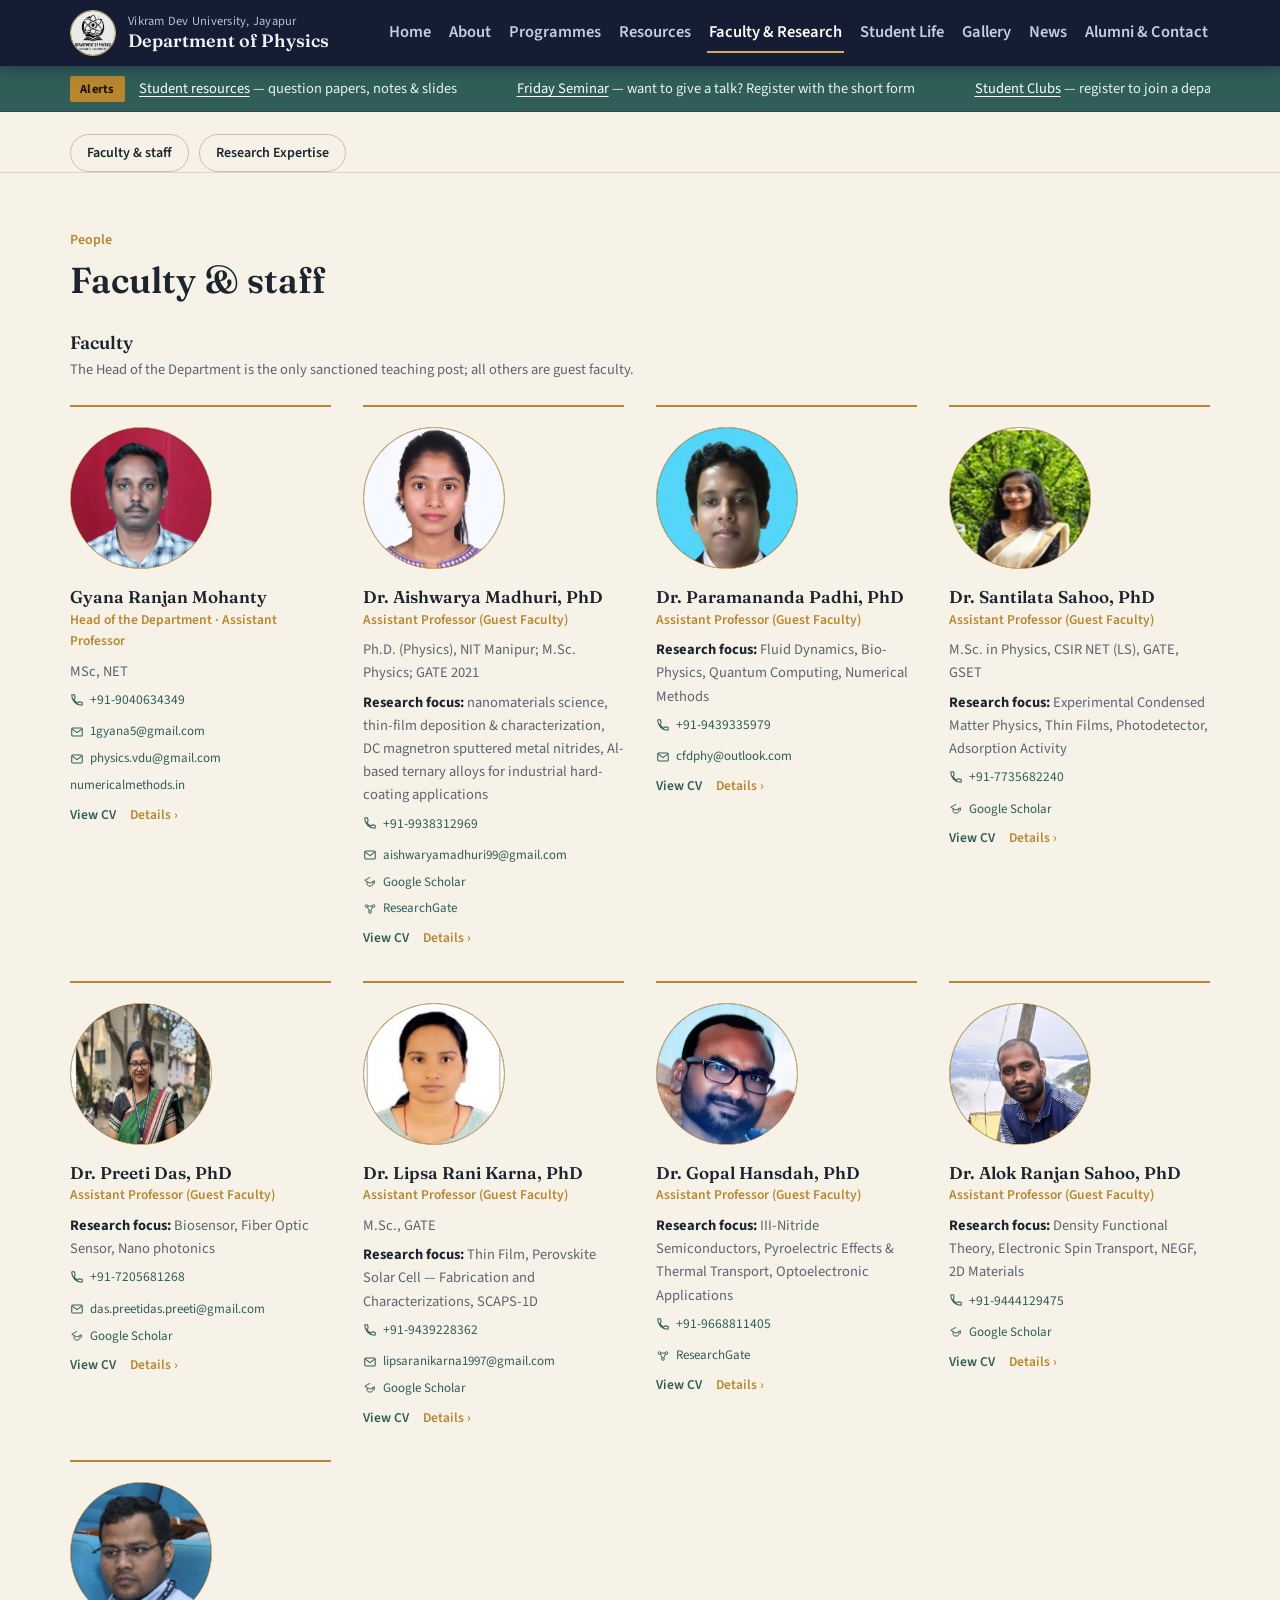
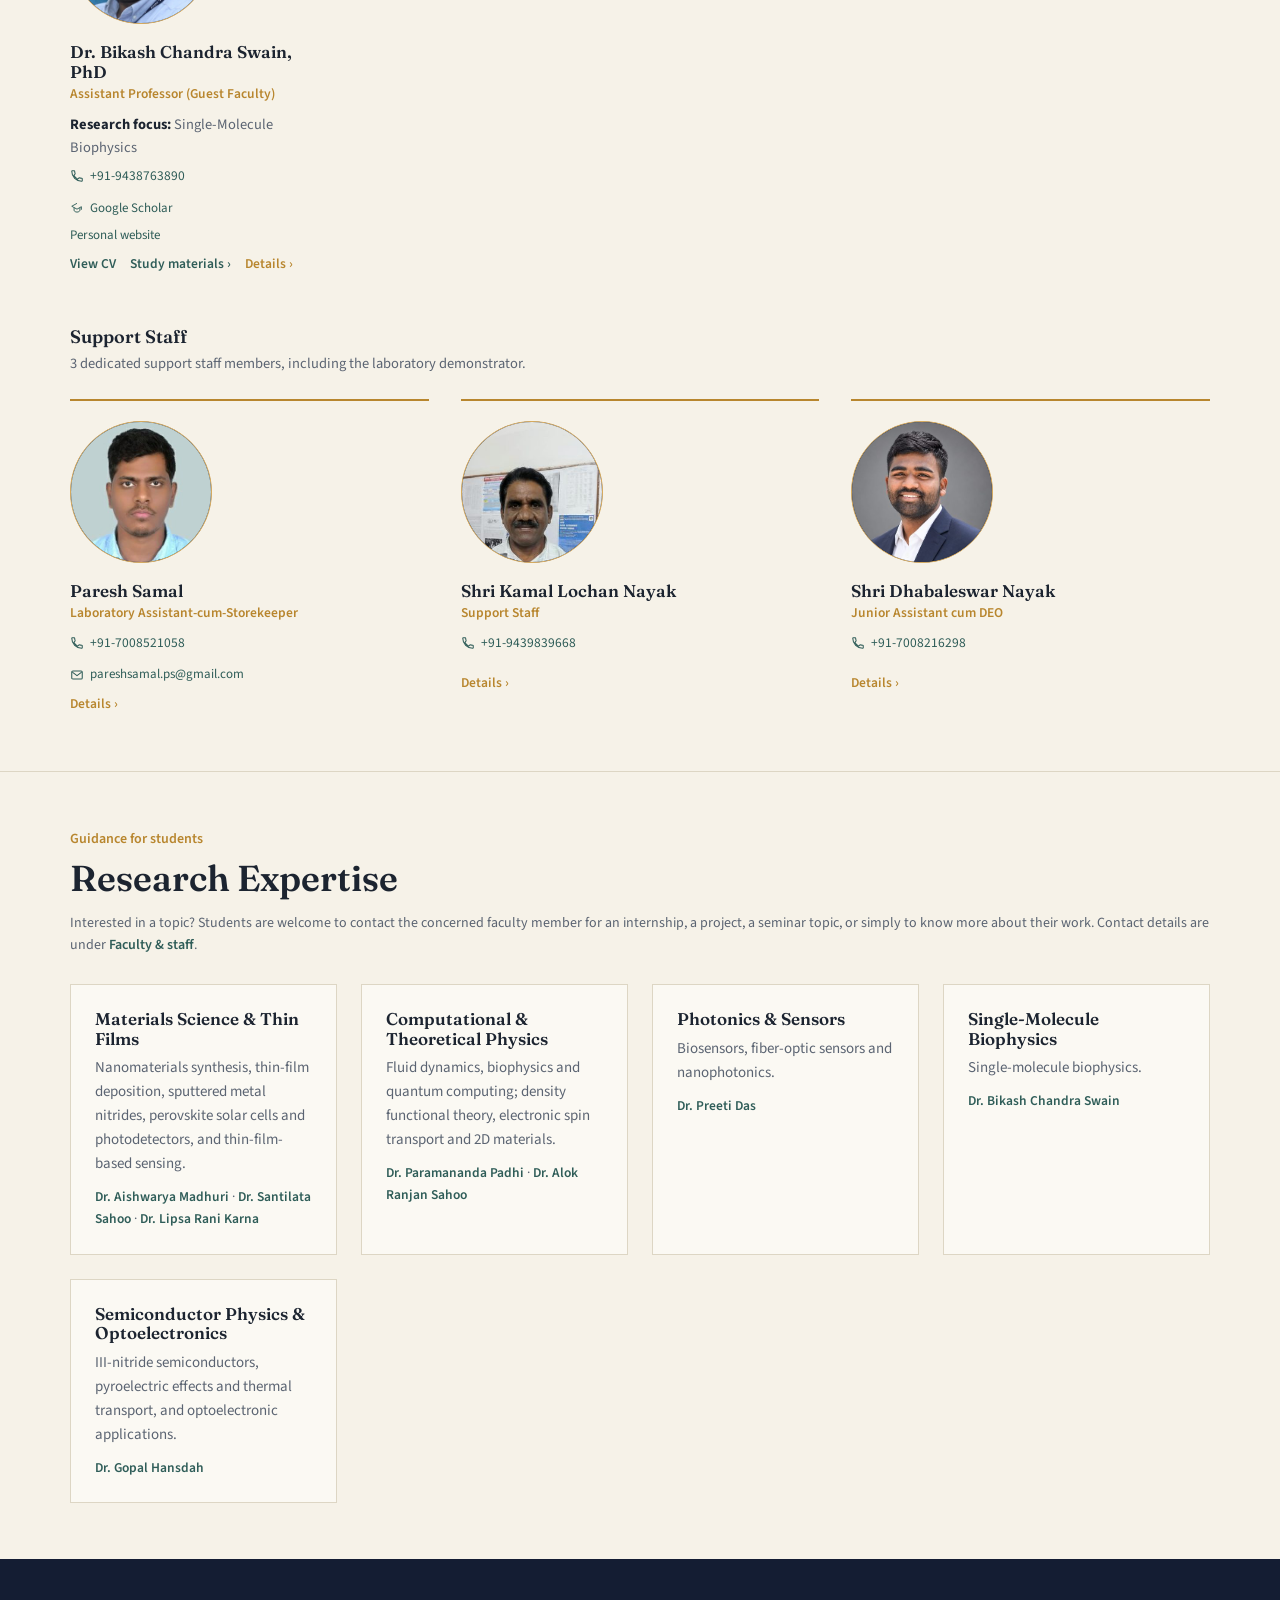
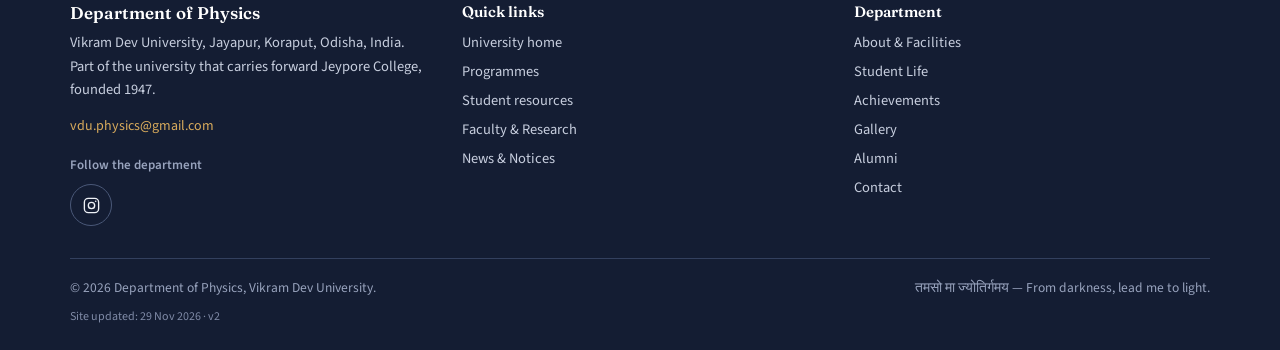
<file: faculty.html>
<!DOCTYPE html>
<html lang="en">
<head>
<meta charset="utf-8">
<meta name="viewport" content="width=device-width, initial-scale=1">
<title>Faculty & Research - Department of Physics - Vikram Dev University, Jayapur</title>
<meta name="description" content="Faculty and staff of the Department of Physics and their research expertise.">
<link rel="preconnect" href="https://fonts.googleapis.com">
<link rel="preconnect" href="https://fonts.gstatic.com" crossorigin>
<link rel="stylesheet" href="https://fonts.googleapis.com/css2?family=Fraunces:wght@400;500;600;700&family=Source+Sans+3:wght@400;500;600;700&display=swap">
<link rel="stylesheet" href="styles.css?v=20261122">
</head>
<body>
<div id="site-header"></div>
<script src="data.js?v=20261122"></script>
<script src="layout.js?v=20261122"></script>
<main id="top">
<div style="max-width:1140px;margin:0 auto;padding:22px 24px 0;display:flex;flex-wrap:wrap;gap:10px;"><a href="#faculty" style="display:inline-block;padding:7px 16px;border:1.5px solid #c9c1ab;border-radius:999px;color:#1c2430;text-decoration:none;font-weight:600;font-size:14px;">Faculty & staff</a><a href="#research" style="display:inline-block;padding:7px 16px;border:1.5px solid #c9c1ab;border-radius:999px;color:#1c2430;text-decoration:none;font-weight:600;font-size:14px;">Research Expertise</a></div>
<section id="faculty" style="padding:56px 0;border-top:1px solid #ddd6c4;">
    <div style="max-width:1140px;margin:0 auto;padding:0 24px;">
      <div style="max-width:56ch;margin-bottom:32px;">
        <div style="color:#b8862e;font-weight:600;font-size:14px;margin-bottom:8px;">People</div>
        <h2 style="font-size:clamp(26px,3.4vw,36px);">Faculty &amp; staff</h2>
      </div>

      <div style="margin-bottom:52px;">
        <h3 style="font-size:18px;margin-bottom:4px;">Faculty</h3>
        <p style="color:#5b6472;font-size:14.5px;margin:0 0 24px;">The Head of the Department is the only sanctioned teaching post; all others are guest faculty.</p>
        <div style="display:grid;grid-template-columns:repeat(auto-fit,minmax(240px,1fr));gap:32px;">
          <div id="facultyGrid" style="display:contents"></div>
        </div>
      </div>

      <div>
        <h3 style="font-size:18px;margin-bottom:4px;">Support Staff</h3>
        <p style="color:#5b6472;font-size:14.5px;margin:0 0 24px;">3 dedicated support staff members, including the laboratory demonstrator.</p>
        <div style="display:grid;grid-template-columns:repeat(auto-fit,minmax(240px,1fr));gap:32px;">
          <div id="supportGrid" style="display:contents"></div>
        </div>
      </div>
    </div>
  </section>
<section id="research" style="padding:56px 0;border-top:1px solid #ddd6c4;">
    <div style="max-width:1140px;margin:0 auto;padding:0 24px;">
      <div style="max-width:56ch;margin-bottom:12px;">
        <div style="color:#b8862e;font-weight:600;font-size:14px;margin-bottom:8px;">Guidance for students</div>
        <h2 style="font-size:clamp(26px,3.4vw,36px);margin-bottom:0;">Research Expertise</h2>
      </div>
      <p style="color:#5b6472;font-size:14px;margin:0 0 28px;max-width:none;">Interested in a topic? Students are welcome to contact the concerned faculty member for an internship, a project, a seminar topic, or simply to know more about their work. Contact details are under <a href="#faculty" style="color:#2f5d58;font-weight:600;text-decoration:none;">Faculty &amp; staff</a>.</p>
      <div style="display:grid;grid-template-columns:repeat(auto-fit,minmax(240px,1fr));gap:24px;">
        <div style="background:#fbf9f3;border:1px solid #ddd6c4;padding:24px;">
          <h3 style="font-size:17px;margin-bottom:8px;">Materials Science &amp; Thin Films</h3>
          <p style="color:#5b6472;font-size:15px;margin:0 0 10px;">Nanomaterials synthesis, thin-film deposition, sputtered metal nitrides, perovskite solar cells and photodetectors, and thin-film-based sensing.</p>
          <p style="color:#5b6472;font-size:13.5px;margin:0;"><a href="faculty-details.html?id=aishwarya-madhuri" style="color:#2f5d58;text-decoration:none;font-weight:600;">Dr. Aishwarya Madhuri</a> · <a href="faculty-details.html?id=santilata-sahoo" style="color:#2f5d58;text-decoration:none;font-weight:600;">Dr. Santilata Sahoo</a> · <a href="faculty-details.html?id=lipsa-rani-karna" style="color:#2f5d58;text-decoration:none;font-weight:600;">Dr. Lipsa Rani Karna</a></p>
        </div>
        <div style="background:#fbf9f3;border:1px solid #ddd6c4;padding:24px;">
          <h3 style="font-size:17px;margin-bottom:8px;">Computational &amp; Theoretical Physics</h3>
          <p style="color:#5b6472;font-size:15px;margin:0 0 10px;">Fluid dynamics, biophysics and quantum computing; density functional theory, electronic spin transport and 2D materials.</p>
          <p style="color:#5b6472;font-size:13.5px;margin:0;"><a href="faculty-details.html?id=paramananda-padhi" style="color:#2f5d58;text-decoration:none;font-weight:600;">Dr. Paramananda Padhi</a> · <a href="faculty-details.html?id=alok-ranjan-sahoo" style="color:#2f5d58;text-decoration:none;font-weight:600;">Dr. Alok Ranjan Sahoo</a></p>
        </div>
        <div style="background:#fbf9f3;border:1px solid #ddd6c4;padding:24px;">
          <h3 style="font-size:17px;margin-bottom:8px;">Photonics &amp; Sensors</h3>
          <p style="color:#5b6472;font-size:15px;margin:0 0 10px;">Biosensors, fiber-optic sensors and nanophotonics.</p>
          <p style="color:#5b6472;font-size:13.5px;margin:0;"><a href="faculty-details.html?id=preeti-das" style="color:#2f5d58;text-decoration:none;font-weight:600;">Dr. Preeti Das</a></p>
        </div>
        <div style="background:#fbf9f3;border:1px solid #ddd6c4;padding:24px;">
          <h3 style="font-size:17px;margin-bottom:8px;">Single-Molecule Biophysics</h3>
          <p style="color:#5b6472;font-size:15px;margin:0 0 10px;">Single-molecule biophysics.</p>
          <p style="color:#5b6472;font-size:13.5px;margin:0;"><a href="faculty-details.html?id=bikash-chandra-swain" style="color:#2f5d58;text-decoration:none;font-weight:600;">Dr. Bikash Chandra Swain</a></p>
        </div>
        <div style="background:#fbf9f3;border:1px solid #ddd6c4;padding:24px;">
          <h3 style="font-size:17px;margin-bottom:8px;">Semiconductor Physics &amp; Optoelectronics</h3>
          <p style="color:#5b6472;font-size:15px;margin:0 0 10px;">III-nitride semiconductors, pyroelectric effects and thermal transport, and optoelectronic applications.</p>
          <p style="color:#5b6472;font-size:13.5px;margin:0;"><a href="faculty-details.html?id=gopal-hansdah" style="color:#2f5d58;text-decoration:none;font-weight:600;">Dr. Gopal Hansdah</a></p>
        </div>
      </div>
    </div>
  </section>
</main>
<div id="site-footer"></div>
<script src="facultyData.js?v=20261122"></script>
<script src="resources.js?v=20261122"></script>
<script src="script.js?v=20261122"></script>
</body>
</html>
</file>
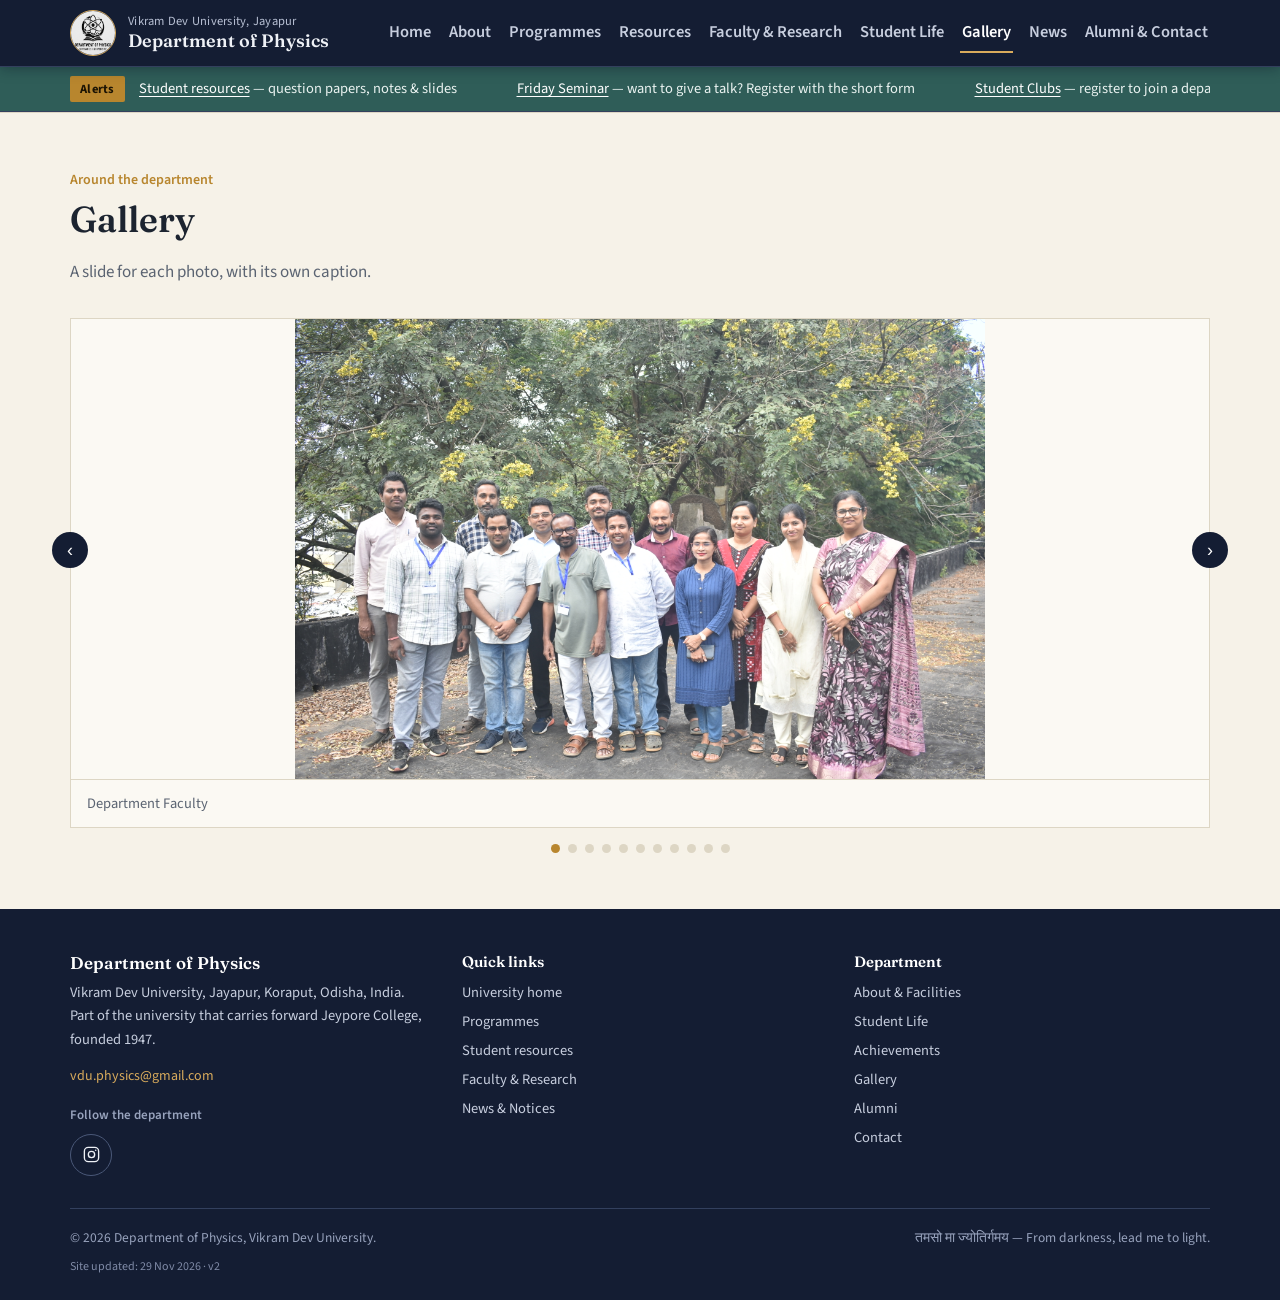
<file: gallery.html>
<!DOCTYPE html>
<html lang="en">
<head>
<meta charset="utf-8">
<meta name="viewport" content="width=device-width, initial-scale=1">
<title>Gallery - Department of Physics - Vikram Dev University, Jayapur</title>
<meta name="description" content="Photo gallery of the Department of Physics, Vikram Dev University, Jayapur.">
<link rel="preconnect" href="https://fonts.googleapis.com">
<link rel="preconnect" href="https://fonts.gstatic.com" crossorigin>
<link rel="stylesheet" href="https://fonts.googleapis.com/css2?family=Fraunces:wght@400;500;600;700&family=Source+Sans+3:wght@400;500;600;700&display=swap">
<link rel="stylesheet" href="styles.css?v=20261122">
</head>
<body>
<div id="site-header"></div>
<script src="data.js?v=20261122"></script>
<script src="layout.js?v=20261122"></script>
<main id="top">
<section id="gallery" style="padding:56px 0;border-top:1px solid #ddd6c4;">
    <div style="max-width:1140px;margin:0 auto;padding:0 24px;">
      <div style="max-width:56ch;margin-bottom:32px;">
        <div style="color:#b8862e;font-weight:600;font-size:14px;margin-bottom:8px;">Around the department</div>
        <h2 style="font-size:clamp(26px,3.4vw,36px);">Gallery</h2>
        <p style="color:#5b6472;font-size:17px;">A slide for each photo, with its own caption.</p>
      </div>
      <div style="position:relative;">
        <div style="overflow:hidden;border:1px solid #ddd6c4;background:#fbf9f3;">
          <div id="slideStrip" style="display:flex;transition:transform 0.35s ease;">
            <div id="slideItems" style="display:contents"></div>
          </div>
        </div>
        <button id="prevSlide" aria-label="Previous slide" style="position:absolute;left:-18px;top:40%;background:#141d33;color:#fff;border:none;width:36px;height:36px;border-radius:50%;font-size:18px;cursor:pointer;">‹</button>
        <button id="nextSlide" aria-label="Next slide" style="position:absolute;right:-18px;top:40%;background:#141d33;color:#fff;border:none;width:36px;height:36px;border-radius:50%;font-size:18px;cursor:pointer;">›</button>
        <div style="display:flex;justify-content:center;gap:8px;margin-top:16px;">
          <div id="slideDots" style="display:contents"></div>
        </div>
      </div>
    </div>
  </section>

</main>
<div id="site-footer"></div>
<script src="facultyData.js?v=20261122"></script>
<script src="resources.js?v=20261122"></script>
<script src="script.js?v=20261122"></script>
</body>
</html>
</file>
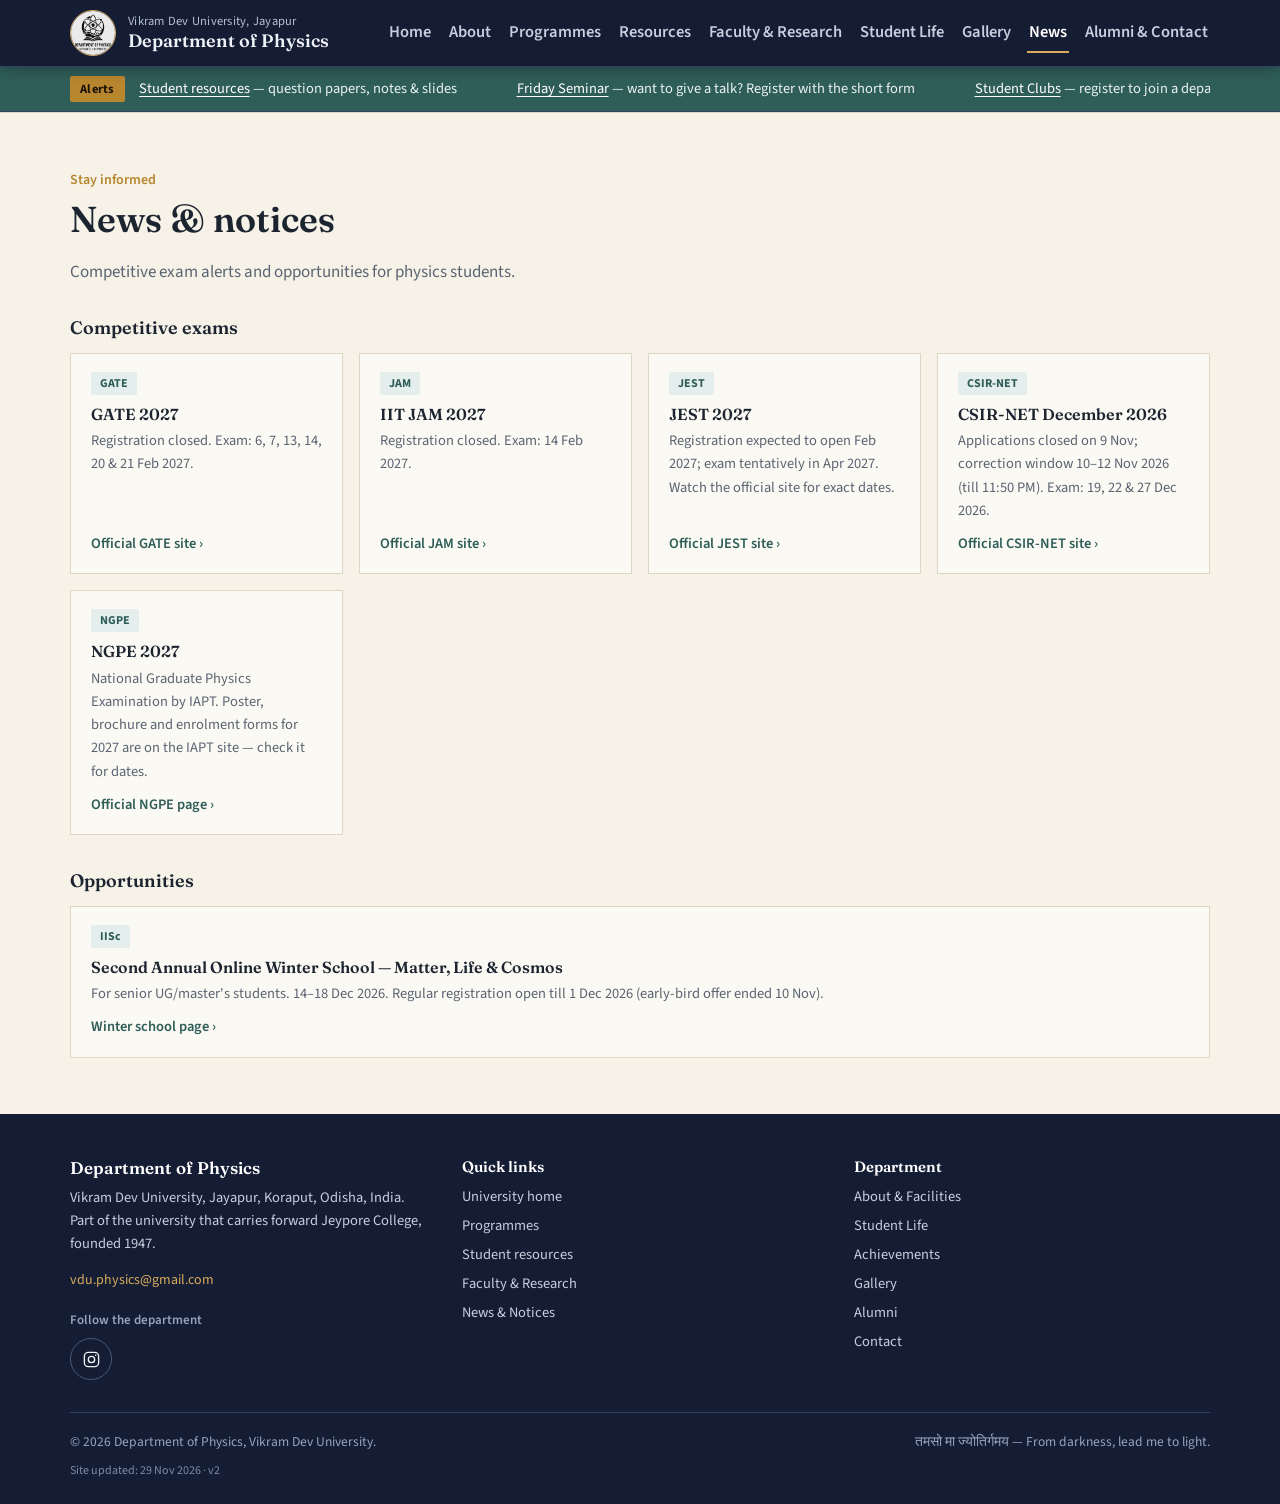
<file: news.html>
<!DOCTYPE html>
<html lang="en">
<head>
<meta charset="utf-8">
<meta name="viewport" content="width=device-width, initial-scale=1">
<title>News & notices - Department of Physics - Vikram Dev University, Jayapur</title>
<meta name="description" content="Exam alerts and opportunities for physics students - GATE, JAM, JEST, CSIR-NET, NGPE and more.">
<link rel="preconnect" href="https://fonts.googleapis.com">
<link rel="preconnect" href="https://fonts.gstatic.com" crossorigin>
<link rel="stylesheet" href="https://fonts.googleapis.com/css2?family=Fraunces:wght@400;500;600;700&family=Source+Sans+3:wght@400;500;600;700&display=swap">
<link rel="stylesheet" href="styles.css?v=20261122">
</head>
<body>
<div id="site-header"></div>
<script src="data.js?v=20261122"></script>
<script src="layout.js?v=20261122"></script>
<main id="top">
<section id="notices" style="padding:56px 0;border-top:1px solid #ddd6c4;">
    <div style="max-width:1140px;margin:0 auto;padding:0 24px;">
      <div style="max-width:56ch;margin-bottom:32px;">
        <div style="color:#b8862e;font-weight:600;font-size:14px;margin-bottom:8px;">Stay informed</div>
        <h2 style="font-size:clamp(26px,3.4vw,36px);">News &amp; notices</h2>
        <p style="color:#5b6472;font-size:17px;">Competitive exam alerts and opportunities for physics students.</p>
      </div>
      <h3 style="font-size:18px;margin-bottom:14px;">Competitive exams</h3>
      <div id="noticeExams" style="display:grid;grid-template-columns:repeat(auto-fit,minmax(260px,1fr));gap:16px;margin-bottom:36px;"></div>
      <h3 style="font-size:18px;margin-bottom:14px;">Opportunities</h3>
      <div id="noticeOpps" style="display:grid;grid-template-columns:repeat(auto-fit,minmax(260px,1fr));gap:16px;"></div>
    </div>
  </section>
</main>
<div id="site-footer"></div>
<script src="facultyData.js?v=20261122"></script>
<script src="resources.js?v=20261122"></script>
<script src="script.js?v=20261122"></script>
</body>
</html>
</file>
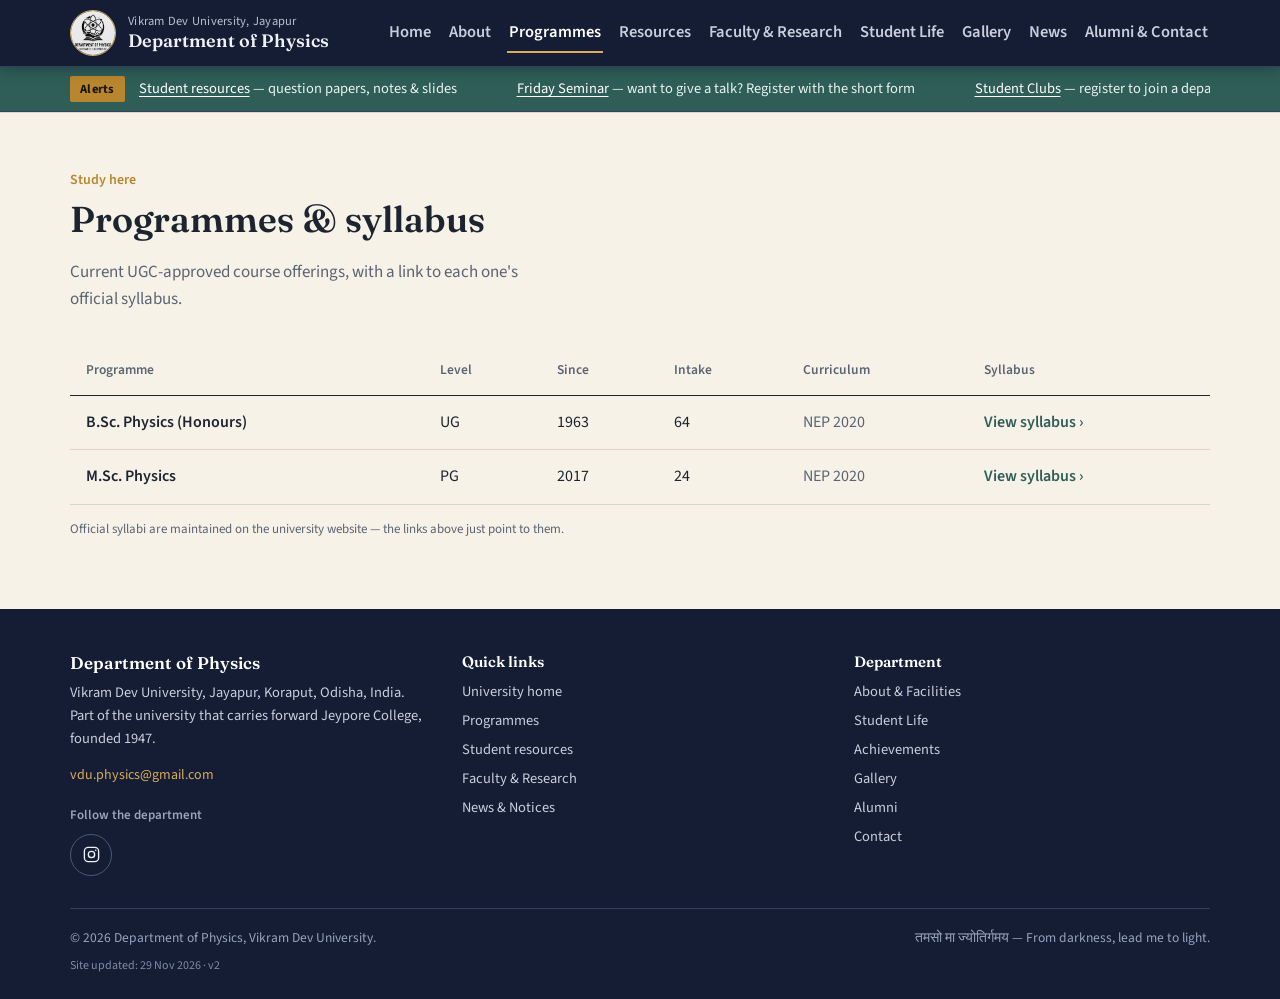
<file: programmes.html>
<!DOCTYPE html>
<html lang="en">
<head>
<meta charset="utf-8">
<meta name="viewport" content="width=device-width, initial-scale=1">
<title>Programmes - Department of Physics - Vikram Dev University, Jayapur</title>
<meta name="description" content="B.Sc. (Hons) and M.Sc. Physics programmes and syllabus, Vikram Dev University, Jayapur.">
<link rel="preconnect" href="https://fonts.googleapis.com">
<link rel="preconnect" href="https://fonts.gstatic.com" crossorigin>
<link rel="stylesheet" href="https://fonts.googleapis.com/css2?family=Fraunces:wght@400;500;600;700&family=Source+Sans+3:wght@400;500;600;700&display=swap">
<link rel="stylesheet" href="styles.css?v=20261122">
</head>
<body>
<div id="site-header"></div>
<script src="data.js?v=20261122"></script>
<script src="layout.js?v=20261122"></script>
<main id="top">
<section id="programmes" style="padding:56px 0;border-top:1px solid #ddd6c4;">
    <div style="max-width:1140px;margin:0 auto;padding:0 24px;">
      <div style="max-width:56ch;margin-bottom:32px;">
        <div style="color:#b8862e;font-weight:600;font-size:14px;margin-bottom:8px;">Study here</div>
        <h2 style="font-size:clamp(26px,3.4vw,36px);">Programmes &amp; syllabus</h2>
        <p style="color:#5b6472;font-size:17px;">Current UGC-approved course offerings, with a link to each one's official syllabus.</p>
      </div>
      <div style="overflow-x:auto;">
        <table class="prog-table" style="border-collapse:collapse;width:100%;min-width:560px;">
          <thead>
            <tr><th style="text-align:left;padding:14px 16px;color:#5b6472;font-weight:600;font-size:13.5px;border-bottom:1.5px solid #1c2430;">Programme</th><th style="text-align:left;padding:14px 16px;color:#5b6472;font-weight:600;font-size:13.5px;border-bottom:1.5px solid #1c2430;">Level</th><th style="text-align:left;padding:14px 16px;color:#5b6472;font-weight:600;font-size:13.5px;border-bottom:1.5px solid #1c2430;">Since</th><th style="text-align:left;padding:14px 16px;color:#5b6472;font-weight:600;font-size:13.5px;border-bottom:1.5px solid #1c2430;">Intake</th><th style="text-align:left;padding:14px 16px;color:#5b6472;font-weight:600;font-size:13.5px;border-bottom:1.5px solid #1c2430;">Curriculum</th><th style="text-align:left;padding:14px 16px;color:#5b6472;font-weight:600;font-size:13.5px;border-bottom:1.5px solid #1c2430;">Syllabus</th></tr>
          </thead>
          <tbody>
            <tr><td data-label="Programme" style="padding:14px 16px;border-bottom:1px solid #ddd6c4;font-weight:600;">B.Sc. Physics (Honours)</td><td data-label="Level" style="padding:14px 16px;border-bottom:1px solid #ddd6c4;">UG</td><td data-label="Since" style="padding:14px 16px;border-bottom:1px solid #ddd6c4;">1963</td><td data-label="Intake" style="padding:14px 16px;border-bottom:1px solid #ddd6c4;">64</td><td data-label="Curriculum" style="padding:14px 16px;border-bottom:1px solid #ddd6c4;color:#5b6472;">NEP 2020</td><td data-label="Syllabus" style="padding:14px 16px;border-bottom:1px solid #ddd6c4;"><a href="https://vikramdevuniversity.ac.in/API/writable/uploads/20250428/1745819395_13961830b3d6dac1b958.pdf" target="_blank" rel="noopener" style="color:#2f5d58;text-decoration:none;font-weight:600;">View syllabus ›</a></td></tr>
            <tr><td data-label="Programme" style="padding:14px 16px;border-bottom:1px solid #ddd6c4;font-weight:600;">M.Sc. Physics</td><td data-label="Level" style="padding:14px 16px;border-bottom:1px solid #ddd6c4;">PG</td><td data-label="Since" style="padding:14px 16px;border-bottom:1px solid #ddd6c4;">2017</td><td data-label="Intake" style="padding:14px 16px;border-bottom:1px solid #ddd6c4;">24</td><td data-label="Curriculum" style="padding:14px 16px;border-bottom:1px solid #ddd6c4;color:#5b6472;">NEP 2020</td><td data-label="Syllabus" style="padding:14px 16px;border-bottom:1px solid #ddd6c4;"><a href="https://vikramdevuniversity.ac.in/#/masterPage/131" target="_blank" rel="noopener" style="color:#2f5d58;text-decoration:none;font-weight:600;">View syllabus ›</a></td></tr>
          </tbody>
        </table>
      </div>
      <p style="margin-top:14px;font-size:13px;color:#5b6472;">Official syllabi are maintained on the university website — the links above just point to them.</p>
    </div>
  </section>
</main>
<div id="site-footer"></div>
<script src="facultyData.js?v=20261122"></script>
<script src="resources.js?v=20261122"></script>
<script src="script.js?v=20261122"></script>
</body>
</html>
</file>
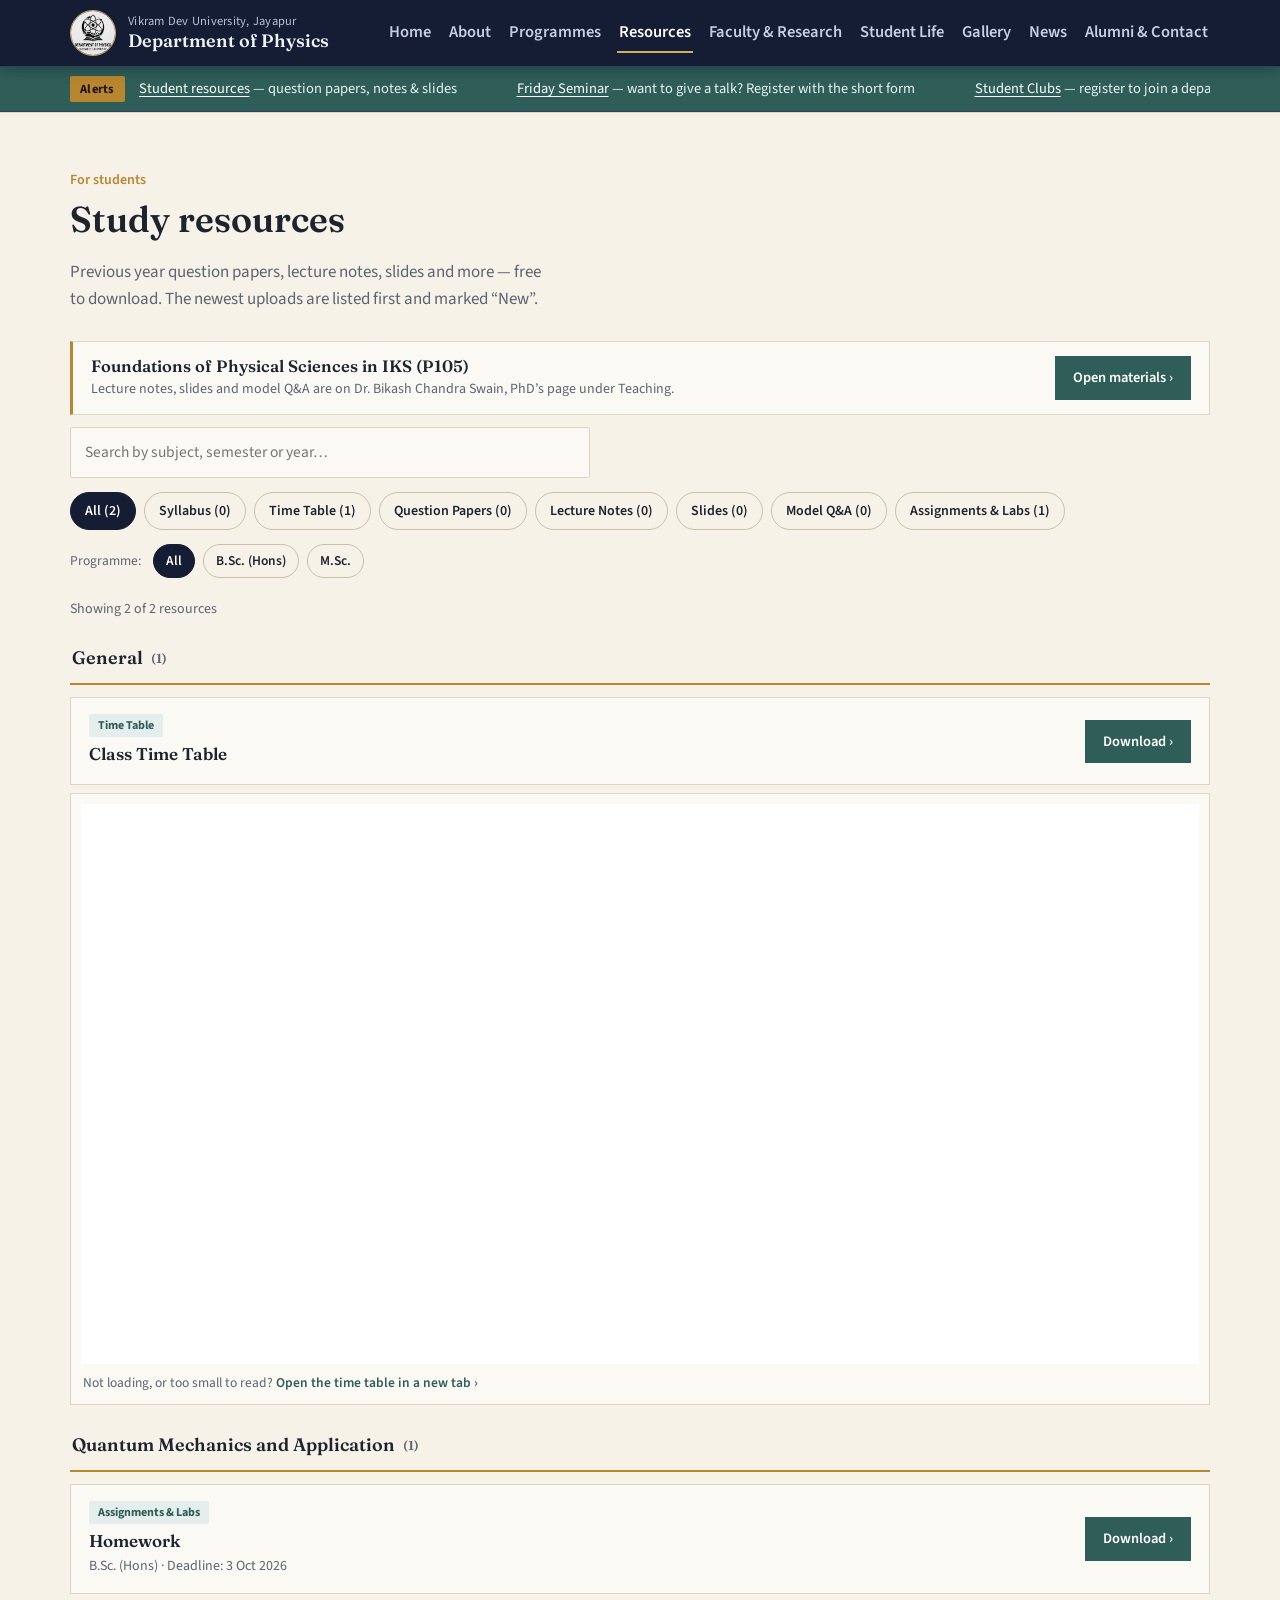
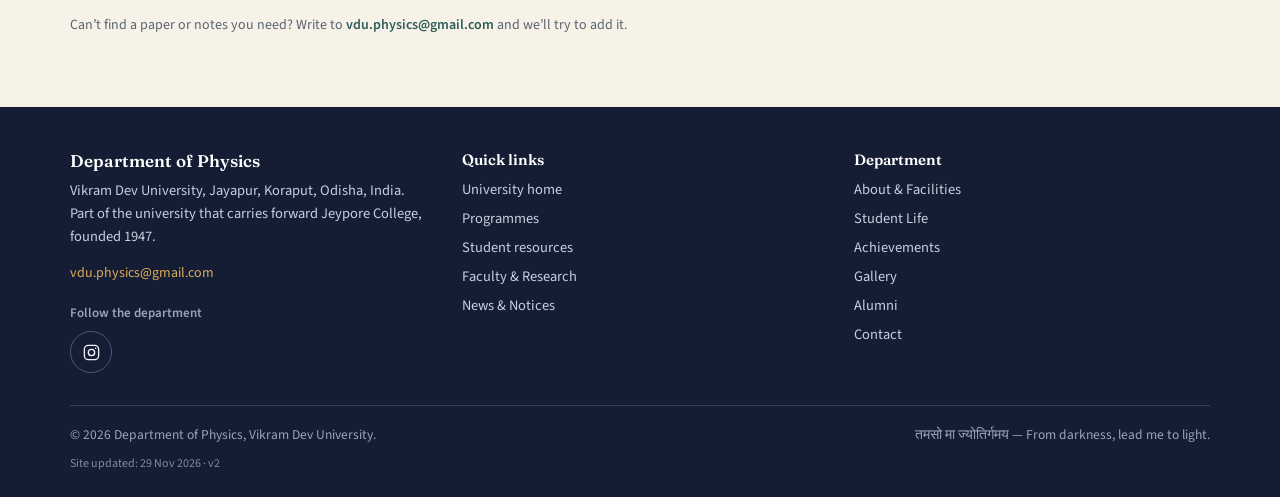
<file: resources.html>
<!DOCTYPE html>
<html lang="en">
<head>
<meta charset="utf-8">
<meta name="viewport" content="width=device-width, initial-scale=1">
<title>Study resources - Department of Physics - Vikram Dev University, Jayapur</title>
<meta name="description" content="Class time table, syllabus, question papers, notes and slides for physics students, Vikram Dev University.">
<link rel="preconnect" href="https://fonts.googleapis.com">
<link rel="preconnect" href="https://fonts.gstatic.com" crossorigin>
<link rel="stylesheet" href="https://fonts.googleapis.com/css2?family=Fraunces:wght@400;500;600;700&family=Source+Sans+3:wght@400;500;600;700&display=swap">
<link rel="stylesheet" href="styles.css?v=20261122">
</head>
<body>
<div id="site-header"></div>
<script src="data.js?v=20261122"></script>
<script src="layout.js?v=20261122"></script>
<main id="top">
<section id="resources" style="padding:56px 0;border-top:1px solid #ddd6c4;">
    <div style="max-width:1140px;margin:0 auto;padding:0 24px;">
      <div style="max-width:60ch;margin-bottom:28px;">
        <div style="color:#b8862e;font-weight:600;font-size:14px;margin-bottom:8px;">For students</div>
        <h2 style="font-size:clamp(26px,3.4vw,36px);">Study resources</h2>
        <p style="color:#5b6472;font-size:17px;margin:0;">Previous year question papers, lecture notes, slides and more — free to download. The newest uploads are listed first and marked “New”.</p>
      </div>

      <div id="resSignpost"></div>
      <div style="display:flex;flex-direction:column;gap:14px;margin-bottom:20px;">
        <input type="search" placeholder="Search by subject, semester or year…" aria-label="Search study resources" id="resQuery" style="width:100%;max-width:520px;box-sizing:border-box;padding:12px 14px;font:inherit;font-size:15.5px;border:1.5px solid #ddd6c4;background:#fbf9f3;color:#1c2430;border-radius:2px;">
        <div style="display:flex;flex-wrap:wrap;gap:8px;">
          <div id="resTypeChips" style="display:contents"></div>
        </div>
        <div style="display:flex;flex-wrap:wrap;gap:8px;align-items:center;">
          <span style="color:#5b6472;font-size:13.5px;margin-right:4px;">Programme:</span>
          <div id="resProgChips" style="display:contents"></div>
        </div>
      </div>

      <p id="resCount" style="color:#5b6472;font-size:14px;margin:0 0 14px;"></p>

      <div id="resRows" style="display:contents"></div>

      <div id="resEmpty" hidden>
        <div style="border:1px dashed #b9b19b;padding:28px;color:#5b6472;font-size:15.5px;">Nothing matches your search yet. Try another keyword or choose “All”.</div>
      </div>

      <p style="margin-top:20px;color:#5b6472;font-size:14px;">Can’t find a paper or notes you need? Write to <a href="mailto:vdu.physics@gmail.com" style="color:#2f5d58;font-weight:600;text-decoration:none;">vdu.physics@gmail.com</a> and we’ll try to add it.</p>
    </div>
  </section>
</main>
<div id="site-footer"></div>
<script src="facultyData.js?v=20261122"></script>
<script src="resources.js?v=20261122"></script>
<script src="script.js?v=20261122"></script>
</body>
</html>
</file>
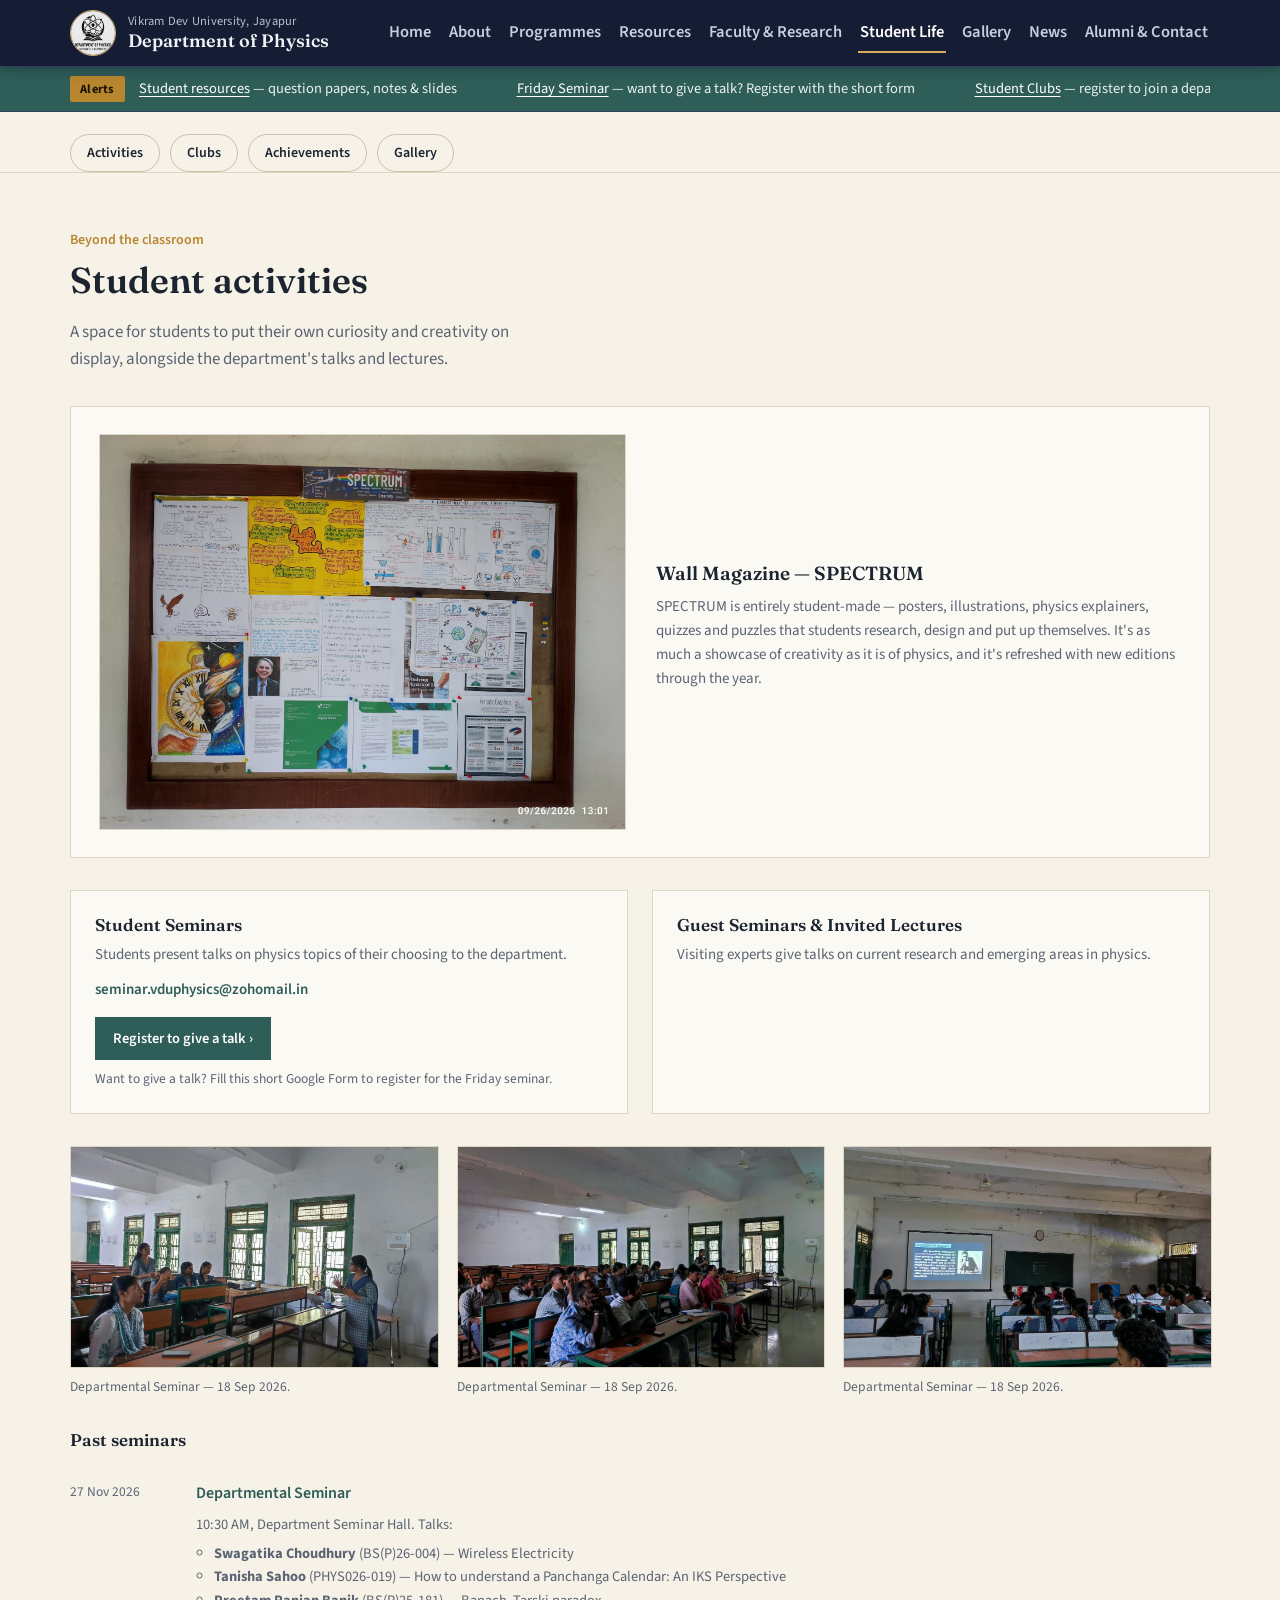
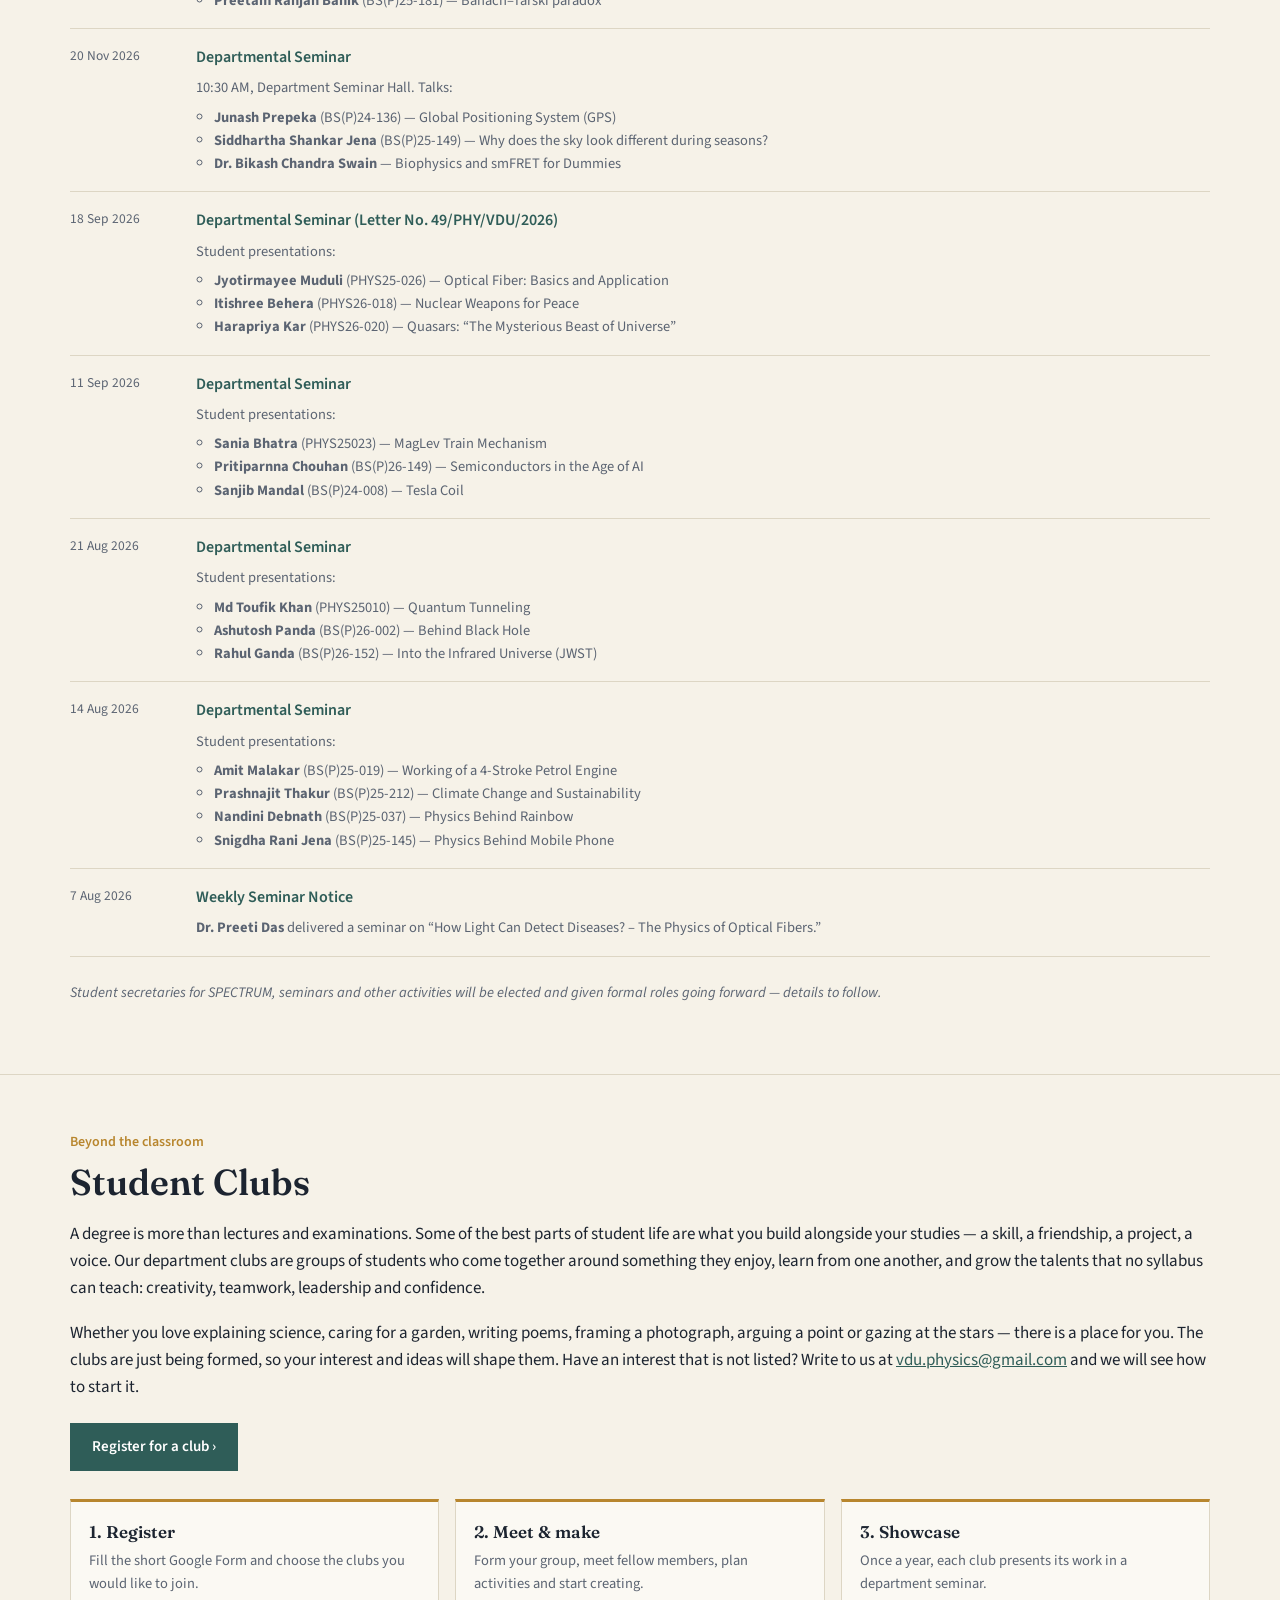
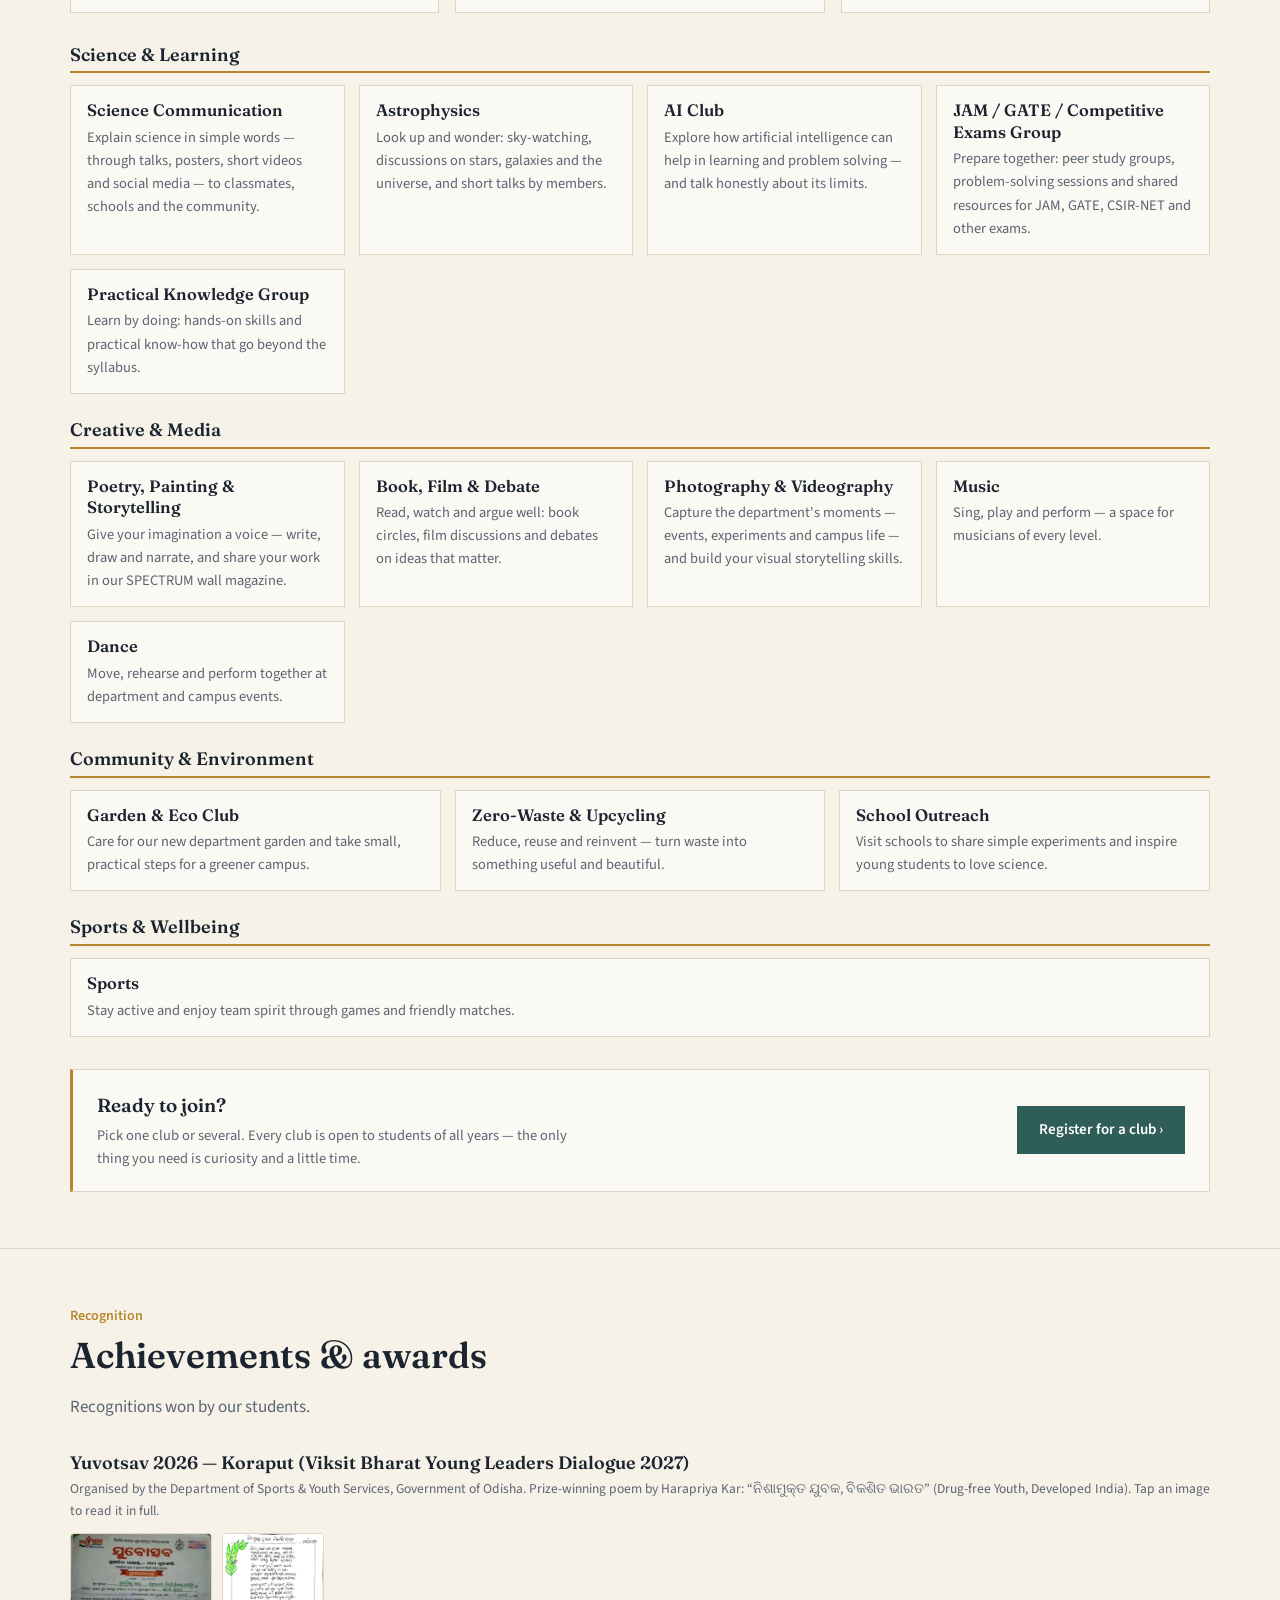
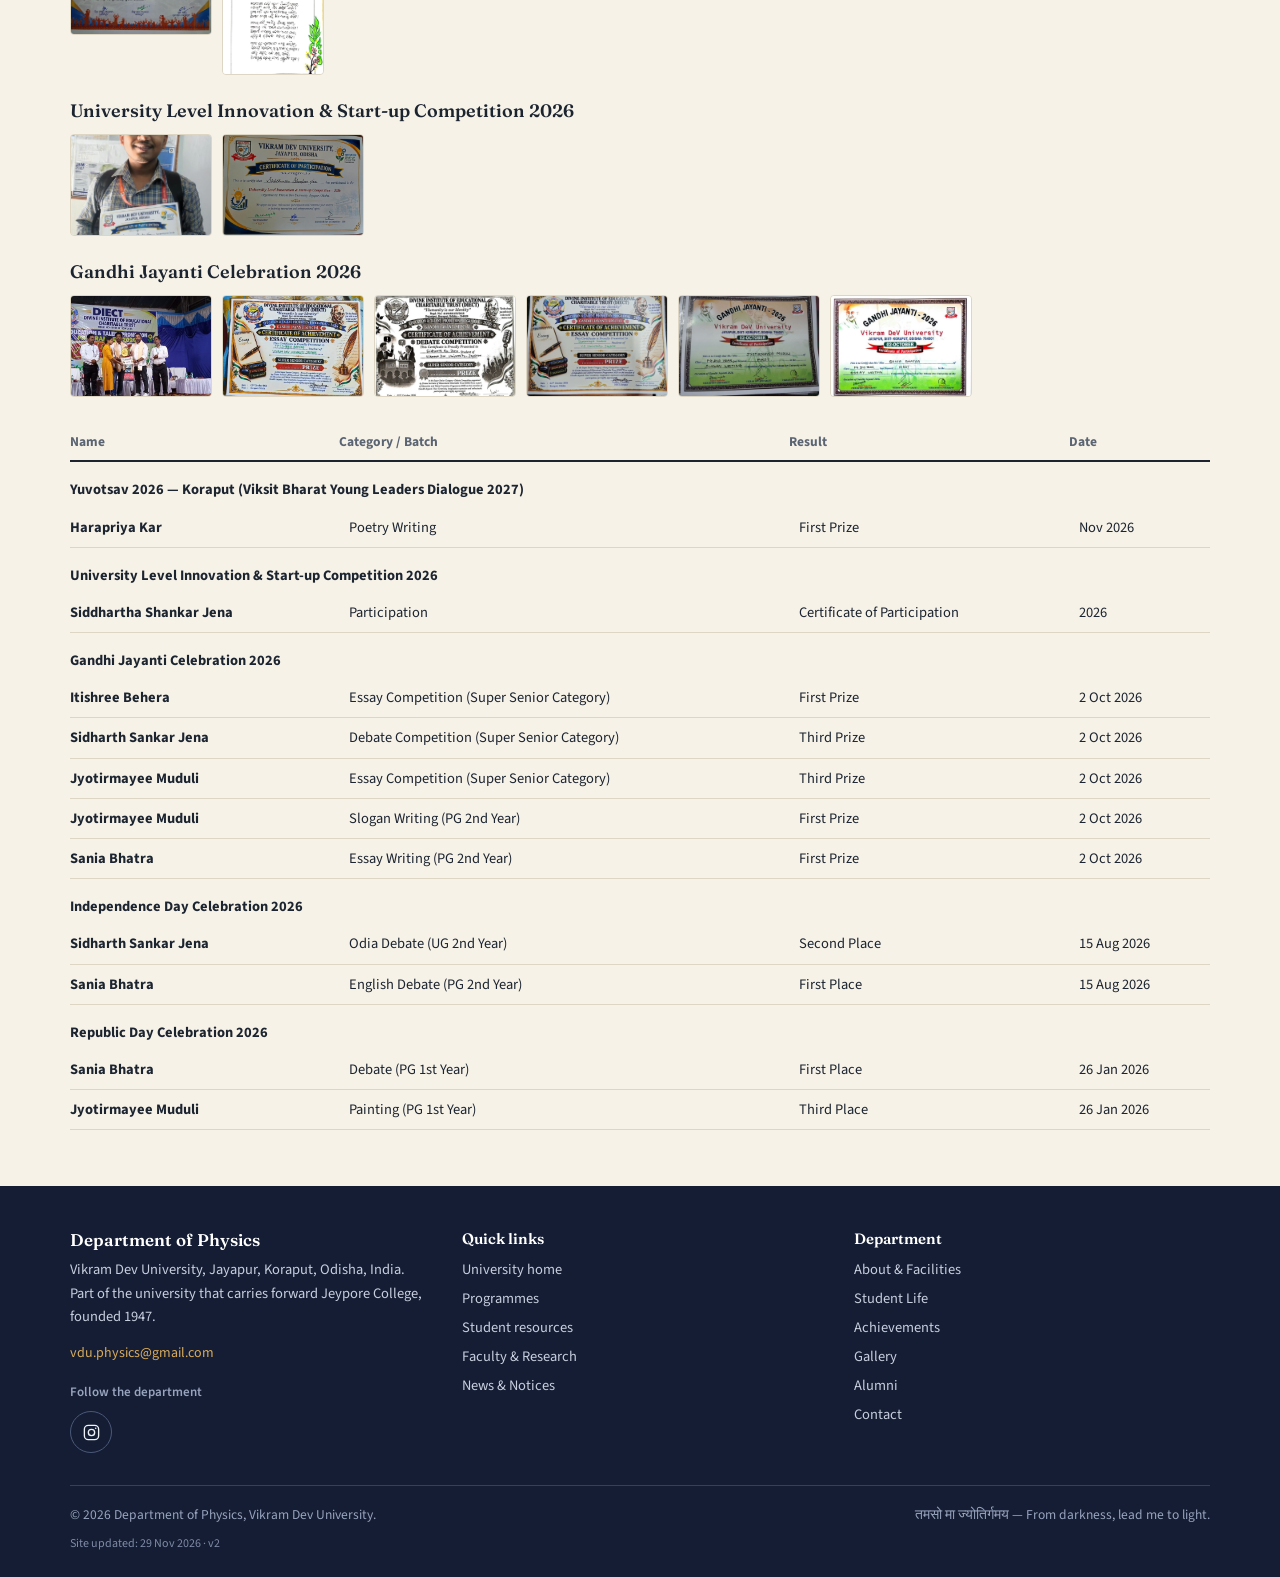
<file: student-life.html>
<!DOCTYPE html>
<html lang="en">
<head>
<meta charset="utf-8">
<meta name="viewport" content="width=device-width, initial-scale=1">
<title>Student life - Department of Physics - Vikram Dev University, Jayapur</title>
<meta name="description" content="Seminars, SPECTRUM wall magazine, achievements and gallery of the Department of Physics.">
<link rel="preconnect" href="https://fonts.googleapis.com">
<link rel="preconnect" href="https://fonts.gstatic.com" crossorigin>
<link rel="stylesheet" href="https://fonts.googleapis.com/css2?family=Fraunces:wght@400;500;600;700&family=Source+Sans+3:wght@400;500;600;700&display=swap">
<link rel="stylesheet" href="styles.css?v=20261122">
</head>
<body>
<div id="site-header"></div>
<script src="data.js?v=20261122"></script>
<script src="layout.js?v=20261122"></script>
<main id="top">
<div style="max-width:1140px;margin:0 auto;padding:22px 24px 0;display:flex;flex-wrap:wrap;gap:10px;"><a href="#activities" style="display:inline-block;padding:7px 16px;border:1.5px solid #c9c1ab;border-radius:999px;color:#1c2430;text-decoration:none;font-weight:600;font-size:14px;">Activities</a><a href="#clubs" style="display:inline-block;padding:7px 16px;border:1.5px solid #c9c1ab;border-radius:999px;color:#1c2430;text-decoration:none;font-weight:600;font-size:14px;">Clubs</a><a href="#achievements" style="display:inline-block;padding:7px 16px;border:1.5px solid #c9c1ab;border-radius:999px;color:#1c2430;text-decoration:none;font-weight:600;font-size:14px;">Achievements</a><a href="gallery.html" style="display:inline-block;padding:7px 16px;border:1.5px solid #c9c1ab;border-radius:999px;color:#1c2430;text-decoration:none;font-weight:600;font-size:14px;">Gallery</a></div>
<section id="activities" style="padding:56px 0;border-top:1px solid #ddd6c4;">
    <div style="max-width:1140px;margin:0 auto;padding:0 24px;">
      <div style="max-width:56ch;margin-bottom:32px;">
        <div style="color:#b8862e;font-weight:600;font-size:14px;margin-bottom:8px;">Beyond the classroom</div>
        <h2 style="font-size:clamp(26px,3.4vw,36px);">Student activities</h2>
        <p style="color:#5b6472;font-size:17px;">A space for students to put their own curiosity and creativity on display, alongside the department's talks and lectures.</p>
      </div>

      <div style="display:grid;grid-template-columns:repeat(auto-fit,minmax(240px,1fr));gap:32px;align-items:center;background:#fbf9f3;border:1px solid #ddd6c4;padding:28px;margin-bottom:32px;">
        <img src="assets/spectrum-wall-magazine.jpg" alt="SPECTRUM wall magazine noticeboard, with student-made posters, illustrations and physics explainers" style="width:100%;height:100%;object-fit:cover;border:1px solid #ddd6c4;">
        <div>
          <h3 style="font-size:19px;margin-bottom:10px;">Wall Magazine — SPECTRUM</h3>
          <p style="color:#5b6472;font-size:15px;margin:0 0 10px;">SPECTRUM is entirely student-made — posters, illustrations, physics explainers, quizzes and puzzles that students research, design and put up themselves. It's as much a showcase of creativity as it is of physics, and it's refreshed with new editions through the year.</p>
        </div>
      </div>

      <div style="display:grid;grid-template-columns:repeat(auto-fit,minmax(240px,1fr));gap:24px;">
        <div style="background:#fbf9f3;border:1px solid #ddd6c4;padding:24px;">
          <h3 style="font-size:17px;margin-bottom:8px;">Student Seminars</h3>
          <p style="color:#5b6472;font-size:15px;margin:0 0 10px;">Students present talks on physics topics of their choosing to the department.</p>
          <a href="mailto:seminar.vduphysics@zohomail.in" style="color:#2f5d58;font-weight:600;text-decoration:none;font-size:15px;">seminar.vduphysics@zohomail.in</a>
          <div id="seminarForm"></div>
        </div>
        <div style="background:#fbf9f3;border:1px solid #ddd6c4;padding:24px;">
          <h3 style="font-size:17px;margin-bottom:8px;">Guest Seminars &amp; Invited Lectures</h3>
          <p style="color:#5b6472;font-size:15px;margin:0;">Visiting experts give talks on current research and emerging areas in physics.</p>
        </div>
      </div>

      <div style="display:grid;grid-template-columns:repeat(auto-fit,minmax(220px,1fr));gap:20px;margin:32px 0 0;">
        <figure style="margin:0;">
          <img src="assets/seminar-presenter.jpg" alt="Student presenting at the departmental seminar" style="width:100%;height:220px;object-fit:cover;border:1px solid #ddd6c4;display:block;">
          <figcaption style="font-size:13.5px;color:#5b6472;margin-top:8px;">Departmental Seminar — 18 Sep 2026.</figcaption>
        </figure>
        <figure style="margin:0;">
          <img src="assets/seminar-audience.jpg" alt="Students and faculty attending the departmental seminar" style="width:100%;height:220px;object-fit:cover;border:1px solid #ddd6c4;display:block;">
          <figcaption style="font-size:13.5px;color:#5b6472;margin-top:8px;">Departmental Seminar — 18 Sep 2026.</figcaption>
        </figure>
        <figure style="margin:0;">
          <img src="assets/seminar-quasars.jpg" alt="Seminar presentation on quasars being projected to students" style="width:100%;height:220px;object-fit:cover;border:1px solid #ddd6c4;display:block;">
          <figcaption style="font-size:13.5px;color:#5b6472;margin-top:8px;">Departmental Seminar — 18 Sep 2026.</figcaption>
        </figure>
      </div>

      <h3 style="font-size:17px;margin:32px 0 16px;">Past seminars</h3>
      <ul style="list-style:none;margin:0;padding:0;display:flex;flex-direction:column;gap:0;">
        <li class="sem-item" style="display:grid;grid-template-columns:110px 1fr;gap:16px;align-items:start;padding:16px 0;border-bottom:1px solid #ddd6c4;">
          <span style="color:#5b6472;font-size:13.5px;">27 Nov 2026</span>
          <div>
            <span style="color:#2f5d58;font-weight:600;">Departmental Seminar</span>
            <p style="margin:6px 0 0;font-size:14.5px;color:#5b6472;">10:30 AM, Department Seminar Hall. Talks:</p>
            <ul style="margin:6px 0 0;padding-left:18px;font-size:14.5px;color:#5b6472;">
              <li><strong>Swagatika Choudhury</strong> (BS(P)26-004) — Wireless Electricity</li>
              <li><strong>Tanisha Sahoo</strong> (PHYS026-019) — How to understand a Panchanga Calendar: An IKS Perspective</li>
              <li><strong>Preetam Ranjan Banik</strong> (BS(P)25-181) — Banach–Tarski paradox</li>
            </ul>
          </div>
        </li>
        <li class="sem-item" style="display:grid;grid-template-columns:110px 1fr;gap:16px;align-items:start;padding:16px 0;border-bottom:1px solid #ddd6c4;">
          <span style="color:#5b6472;font-size:13.5px;">20 Nov 2026</span>
          <div>
            <span style="color:#2f5d58;font-weight:600;">Departmental Seminar</span>
            <p style="margin:6px 0 0;font-size:14.5px;color:#5b6472;">10:30 AM, Department Seminar Hall. Talks:</p>
            <ul style="margin:6px 0 0;padding-left:18px;font-size:14.5px;color:#5b6472;">
              <li><strong>Junash Prepeka</strong> (BS(P)24-136) — Global Positioning System (GPS)</li>
              <li><strong>Siddhartha Shankar Jena</strong> (BS(P)25-149) — Why does the sky look different during seasons?</li>
              <li><strong>Dr. Bikash Chandra Swain</strong> — Biophysics and smFRET for Dummies</li>
            </ul>
          </div>
        </li>
        <li class="sem-item" style="display:grid;grid-template-columns:110px 1fr;gap:16px;align-items:start;padding:16px 0;border-bottom:1px solid #ddd6c4;">
          <span style="color:#5b6472;font-size:13.5px;">18 Sep 2026</span>
          <div>
            <span style="color:#2f5d58;font-weight:600;">Departmental Seminar (Letter No. 49/PHY/VDU/2026)</span>
            <p style="margin:6px 0 0;font-size:14.5px;color:#5b6472;">Student presentations:</p>
            <ul style="margin:6px 0 0;padding-left:18px;font-size:14.5px;color:#5b6472;">
              <li><strong>Jyotirmayee Muduli</strong> (PHYS25-026) — Optical Fiber: Basics and Application</li>
              <li><strong>Itishree Behera</strong> (PHYS26-018) — Nuclear Weapons for Peace</li>
              <li><strong>Harapriya Kar</strong> (PHYS26-020) — Quasars: “The Mysterious Beast of Universe”</li>
            </ul>
          </div>
        </li>
        <li class="sem-item" style="display:grid;grid-template-columns:110px 1fr;gap:16px;align-items:start;padding:16px 0;border-bottom:1px solid #ddd6c4;">
          <span style="color:#5b6472;font-size:13.5px;">11 Sep 2026</span>
          <div>
            <span style="color:#2f5d58;font-weight:600;">Departmental Seminar</span>
            <p style="margin:6px 0 0;font-size:14.5px;color:#5b6472;">Student presentations:</p>
            <ul style="margin:6px 0 0;padding-left:18px;font-size:14.5px;color:#5b6472;">
              <li><strong>Sania Bhatra</strong> (PHYS25023) — MagLev Train Mechanism</li>
              <li><strong>Pritiparnna Chouhan</strong> (BS(P)26-149) — Semiconductors in the Age of AI</li>
              <li><strong>Sanjib Mandal</strong> (BS(P)24-008) — Tesla Coil</li>
            </ul>
          </div>
        </li>
        <li class="sem-item" style="display:grid;grid-template-columns:110px 1fr;gap:16px;align-items:start;padding:16px 0;border-bottom:1px solid #ddd6c4;">
          <span style="color:#5b6472;font-size:13.5px;">21 Aug 2026</span>
          <div>
            <span style="color:#2f5d58;font-weight:600;">Departmental Seminar</span>
            <p style="margin:6px 0 0;font-size:14.5px;color:#5b6472;">Student presentations:</p>
            <ul style="margin:6px 0 0;padding-left:18px;font-size:14.5px;color:#5b6472;">
              <li><strong>Md Toufik Khan</strong> (PHYS25010) — Quantum Tunneling</li>
              <li><strong>Ashutosh Panda</strong> (BS(P)26-002) — Behind Black Hole</li>
              <li><strong>Rahul Ganda</strong> (BS(P)26-152) — Into the Infrared Universe (JWST)</li>
            </ul>
          </div>
        </li>
        <li class="sem-item" style="display:grid;grid-template-columns:110px 1fr;gap:16px;align-items:start;padding:16px 0;border-bottom:1px solid #ddd6c4;">
          <span style="color:#5b6472;font-size:13.5px;">14 Aug 2026</span>
          <div>
            <span style="color:#2f5d58;font-weight:600;">Departmental Seminar</span>
            <p style="margin:6px 0 0;font-size:14.5px;color:#5b6472;">Student presentations:</p>
            <ul style="margin:6px 0 0;padding-left:18px;font-size:14.5px;color:#5b6472;">
              <li><strong>Amit Malakar</strong> (BS(P)25-019) — Working of a 4-Stroke Petrol Engine</li>
              <li><strong>Prashnajit Thakur</strong> (BS(P)25-212) — Climate Change and Sustainability</li>
              <li><strong>Nandini Debnath</strong> (BS(P)25-037) — Physics Behind Rainbow</li>
              <li><strong>Snigdha Rani Jena</strong> (BS(P)25-145) — Physics Behind Mobile Phone</li>
            </ul>
          </div>
        </li>
        <li class="sem-item" style="display:grid;grid-template-columns:110px 1fr;gap:16px;align-items:start;padding:16px 0;border-bottom:1px solid #ddd6c4;">
          <span style="color:#5b6472;font-size:13.5px;">7 Aug 2026</span>
          <div>
            <span style="color:#2f5d58;font-weight:600;">Weekly Seminar Notice</span>
            <p style="margin:6px 0 0;font-size:14.5px;color:#5b6472;"><strong>Dr. Preeti Das</strong> delivered a seminar on “How Light Can Detect Diseases? – The Physics of Optical Fibers.”</p>
          </div>
        </li>
      </ul>

      <p style="margin-top:24px;color:#5b6472;font-size:14.5px;"><em>Student secretaries for SPECTRUM, seminars and other activities will be elected and given formal roles going forward — details to follow.</em></p>
    </div>
  </section>
<section id="clubs" style="padding:56px 0;border-top:1px solid #ddd6c4;">
    <div style="max-width:1140px;margin:0 auto;padding:0 24px;">
      <div style="margin-bottom:28px;">
        <div style="color:#b8862e;font-weight:600;font-size:14px;margin-bottom:8px;">Beyond the classroom</div>
        <h2 style="font-size:clamp(26px,3.4vw,36px);">Student Clubs</h2>
        <p style="font-size:17px;">A degree is more than lectures and examinations. Some of the best parts of student life are what you build alongside your studies &mdash; a skill, a friendship, a project, a voice. Our department clubs are groups of students who come together around something they enjoy, learn from one another, and grow the talents that no syllabus can teach: creativity, teamwork, leadership and confidence.</p>
        <p style="font-size:17px;margin-bottom:0;">Whether you love explaining science, caring for a garden, writing poems, framing a photograph, arguing a point or gazing at the stars &mdash; there is a place for you. The clubs are just being formed, so your interest and ideas will shape them. Have an interest that is not listed? Write to us at <a href="mailto:vdu.physics@gmail.com">vdu.physics@gmail.com</a> and we will see how to start it.</p>
        <div style="margin-top:22px;"><a href="https://docs.google.com/forms/d/1G6T766HQKOGxuplNtCPODt6VpyFdaQIMXFwpbETAdZg/viewform" target="_blank" rel="noopener" style="display:inline-block;background:#2f5d58;color:#fff;font-weight:600;font-size:15px;text-decoration:none;padding:12px 22px;">Register for a club &#8250;</a></div>
      </div>

      <div style="display:grid;grid-template-columns:repeat(auto-fit,minmax(240px,1fr));gap:16px;margin-bottom:32px;">
        <div style="border-top:3px solid #b8862e;background:#fbf9f3;border:1px solid #ddd6c4;border-top:3px solid #b8862e;padding:16px 18px;"><div style="font-family:Fraunces,Georgia,serif;font-weight:600;font-size:17px;margin-bottom:4px;">1. Register</div><div style="color:#5b6472;font-size:14.5px;">Fill the short Google Form and choose the clubs you would like to join.</div></div>
        <div style="background:#fbf9f3;border:1px solid #ddd6c4;border-top:3px solid #b8862e;padding:16px 18px;"><div style="font-family:Fraunces,Georgia,serif;font-weight:600;font-size:17px;margin-bottom:4px;">2. Meet &amp; make</div><div style="color:#5b6472;font-size:14.5px;">Form your group, meet fellow members, plan activities and start creating.</div></div>
        <div style="background:#fbf9f3;border:1px solid #ddd6c4;border-top:3px solid #b8862e;padding:16px 18px;"><div style="font-family:Fraunces,Georgia,serif;font-weight:600;font-size:17px;margin-bottom:4px;">3. Showcase</div><div style="color:#5b6472;font-size:14.5px;">Once a year, each club presents its work in a department seminar.</div></div>
      </div>

      <div id="clubsGrid"></div>

      <div style="margin-top:32px;border:1px solid #ddd6c4;border-left:3px solid #b8862e;background:#fbf9f3;padding:20px 24px;display:flex;flex-wrap:wrap;gap:14px 28px;align-items:center;justify-content:space-between;">
        <div style="max-width:60ch;"><div style="font-family:Fraunces,Georgia,serif;font-weight:600;font-size:19px;margin-bottom:4px;">Ready to join?</div>
        <div style="color:#5b6472;font-size:14.5px;">Pick one club or several. Every club is open to students of all years &mdash; the only thing you need is curiosity and a little time.</div></div>
        <div id="clubsRegister"><a href="https://docs.google.com/forms/d/1G6T766HQKOGxuplNtCPODt6VpyFdaQIMXFwpbETAdZg/viewform" target="_blank" rel="noopener" style="display:inline-block;background:#2f5d58;color:#fff;font-weight:600;font-size:15px;text-decoration:none;padding:12px 22px;">Register for a club &#8250;</a></div>
      </div>
    </div>
  </section>
  <section id="achievements" style="padding:56px 0;border-top:1px solid #ddd6c4;">
    <div style="max-width:1140px;margin:0 auto;padding:0 24px;">
      <div style="max-width:56ch;margin-bottom:32px;">
        <div style="color:#b8862e;font-weight:600;font-size:14px;margin-bottom:8px;">Recognition</div>
        <h2 style="font-size:clamp(26px,3.4vw,36px);">Achievements &amp; awards</h2>
        <p style="color:#5b6472;font-size:17px;">Recognitions won by our students.</p>
      </div>
      <div id="achGroups"></div>
      <div style="overflow-x:auto;margin-top:8px;"><div id="achTable"></div></div>
    </div>
  </section>
</main>
<div id="site-footer"></div>
<script src="facultyData.js?v=20261122"></script>
<script src="resources.js?v=20261122"></script>
<script src="script.js?v=20261122"></script>
</body>
</html>
</file>
<file: styles.css>
body{margin:0;background:#f6f2e8;color:#1c2430;font-family:"Source Sans 3",-apple-system,BlinkMacSystemFont,"Segoe UI",sans-serif;line-height:1.6;-webkit-font-smoothing:antialiased;}
    a{color:#2f5d58;}
    a:hover{color:#b8862e;}
    h1,h2,h3,h4{font-family:"Fraunces",Georgia,serif;font-weight:600;line-height:1.15;margin:0 0 0.5em;color:#1c2430;}
    @keyframes spin{from{transform:rotate(0deg);}to{transform:rotate(360deg);}}
    @keyframes spinrev{from{transform:rotate(360deg);}to{transform:rotate(0deg);}}
    @keyframes marquee{from{transform:translateX(0);}to{transform:translateX(-50%);}}
    :focus-visible{outline:3px solid #b8862e;outline-offset:2px;}
    html{scroll-behavior:smooth;}
    section[id],main[id]{scroll-margin-top:72px;}
    .site-header{position:-webkit-sticky;position:sticky;top:0;z-index:1000;box-shadow:0 2px 12px rgba(10,16,32,0.35);}
    .site-header .hdr-inner{padding-top:10px !important;padding-bottom:10px !important;gap:8px 20px !important;}
    .site-nav{gap:6px 14px !important;}
    .site-nav a{white-space:nowrap;transition:color .15s,border-color .15s;}
    .site-nav a:hover{color:#fff !important;border-bottom-color:#d9ab5c !important;}
    body{overflow-wrap:break-word;}
    @media (max-width:760px){
      section[id],main[id]{scroll-margin-top:112px;}
      .site-header .hdr-inner{padding:8px 14px !important;gap:6px !important;}
      .site-nav{width:100%;flex-wrap:nowrap !important;overflow-x:auto;-webkit-overflow-scrolling:touch;scrollbar-width:none;gap:16px !important;padding-right:28px;-webkit-mask-image:linear-gradient(to right,#000 88%,transparent);mask-image:linear-gradient(to right,#000 88%,transparent);}
      .site-nav::-webkit-scrollbar{display:none;}
      .site-nav a{flex-shrink:0;padding-top:10px !important;padding-bottom:10px !important;}
      .ticker-inner{padding:7px 14px !important;gap:10px !important;}
      .ticker-inner [style*="margin-right:60px"]{font-size:13.5px !important;}
      section{padding-top:36px !important;padding-bottom:36px !important;}
      section > div,footer > div{padding-left:16px !important;padding-right:16px !important;}
      main > section:first-child{padding-top:32px !important;padding-bottom:32px !important;}
      main > section:first-child > div{gap:24px !important;}
      section h2{font-size:26px !important;}
      .hero-ctas{flex-direction:column;gap:10px !important;}
      .hero-ctas a{display:block !important;text-align:center;padding:13px 18px !important;}
      .hero-art{max-width:240px !important;}
      /* head of department card */
      .hod-card{grid-template-columns:1fr !important;padding:20px !important;gap:18px !important;}
      /* programmes + achievements tables become stacked cards */
      .prog-table,.ach-table{min-width:0 !important;}
      .prog-table thead,.ach-table thead{display:none;}
      .prog-table,.prog-table tbody,.prog-table tr,.ach-table,.ach-table tbody,.ach-table tr{display:block;width:100%;}
      .prog-table tr,.ach-table tr[style]{border:1px solid #ddd6c4 !important;background:#fbf9f3;margin-bottom:12px;padding:4px 14px;}
      .prog-table td,.ach-table td[data-label]{display:flex !important;justify-content:space-between;align-items:baseline;gap:16px;padding:8px 0 !important;border-bottom:1px solid #ece6d6 !important;text-align:right;}
      .prog-table td:last-child,.ach-table td[data-label]:last-child{border-bottom:0 !important;}
      .prog-table td::before,.ach-table td[data-label]::before{content:attr(data-label);color:#5b6472;font-size:13px;font-weight:600;text-align:left;flex-shrink:0;}
      .ach-table tr:not([style]){border:0;background:none;padding:0;margin:0;}
      .ach-group{display:block !important;font-size:16px;padding:18px 0 8px !important;}
      /* past seminars */
      .sem-item{grid-template-columns:1fr !important;gap:4px !important;}
      /* resources */
      .res-row{grid-template-columns:1fr !important;padding:14px !important;}
      .res-dl{display:block !important;text-align:center;}
      button[data-k]{min-height:40px;}
      #resQuery{max-width:none !important;font-size:16px !important;}
      /* gallery */
      #slideItems img{height:260px !important;}
      #prevSlide{left:6px !important;}
      #nextSlide{right:6px !important;}
      .alumni-frame{height:620px !important;}
      img,iframe,svg{max-width:100%;}
    }
/* details page helpers */
.acc-body{overflow:hidden;transition:max-height .25s ease;}
.acc-body ul,.acc-body ol{padding-left:22px;margin:6px 0;}
.acc-body li{margin:4px 0;}
.acc-body table td{vertical-align:top;}
.acc-body table{display:block;overflow-x:auto;}
</file>
